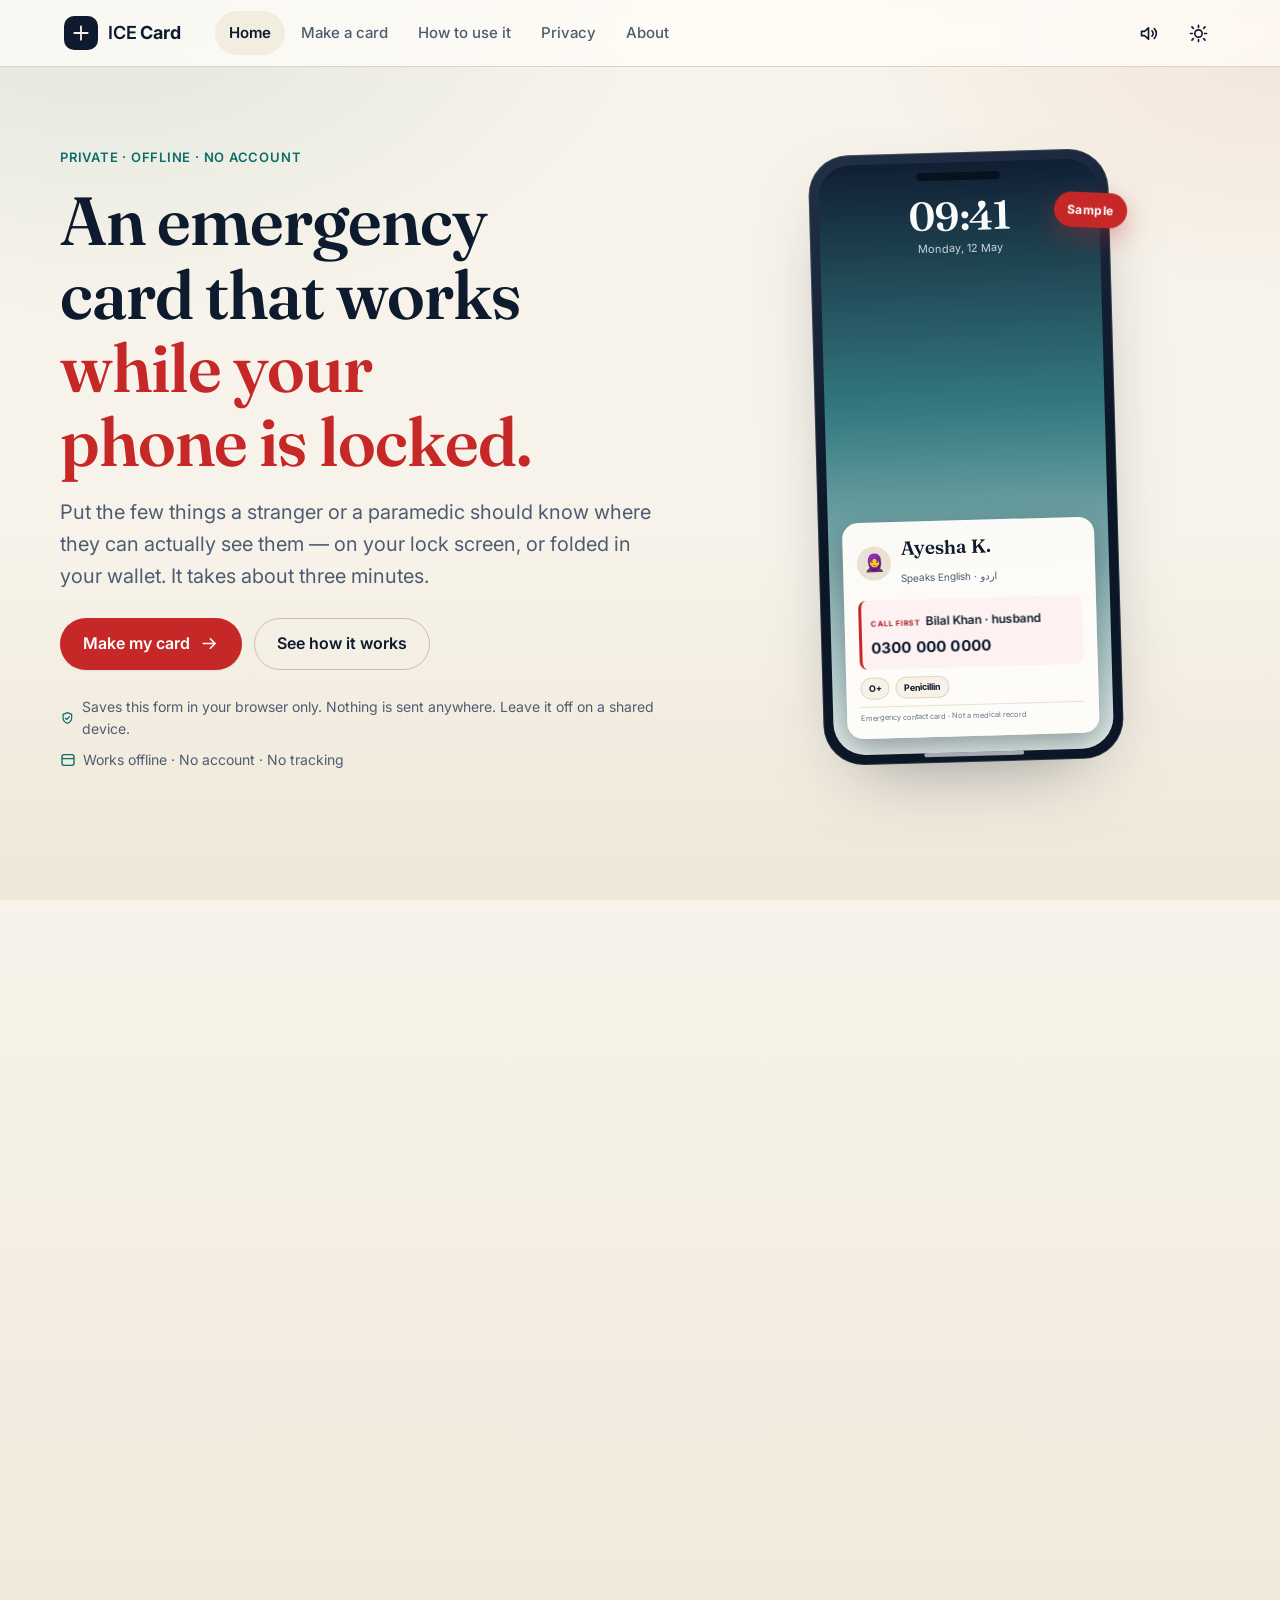
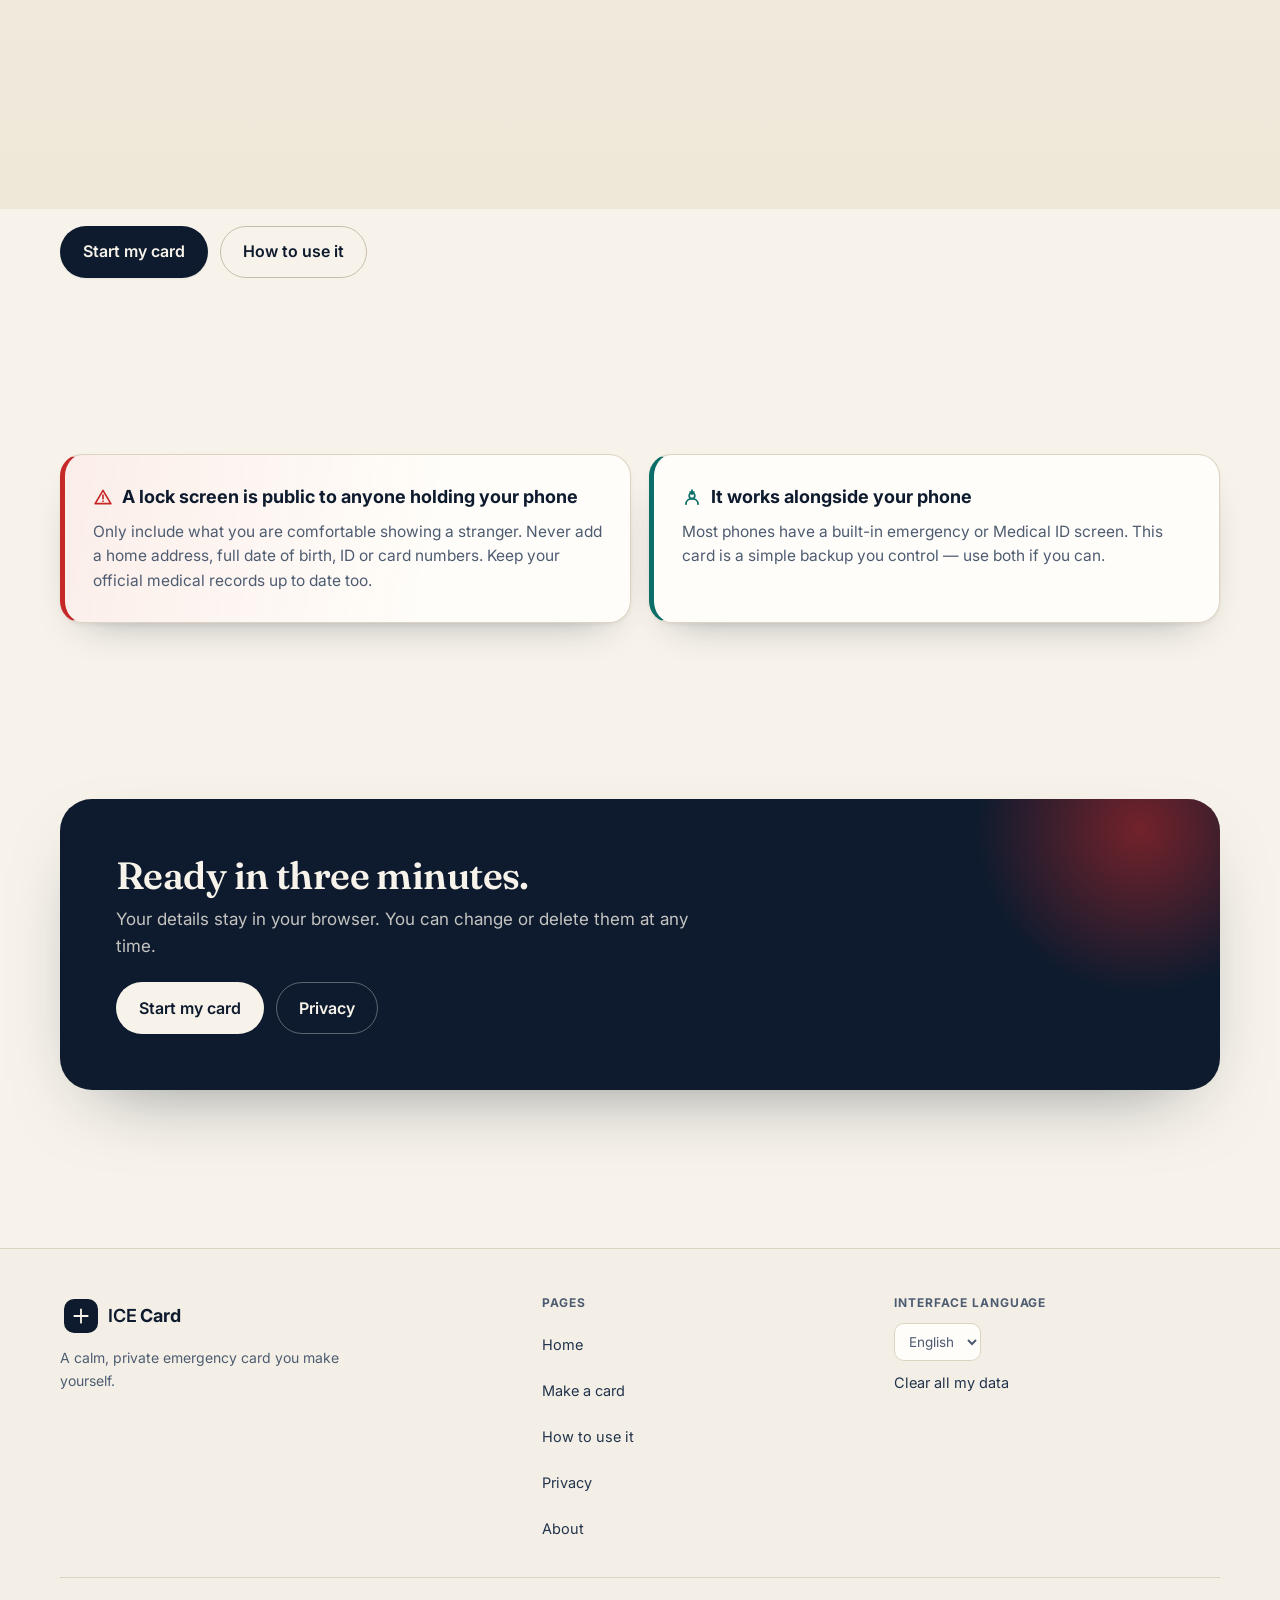
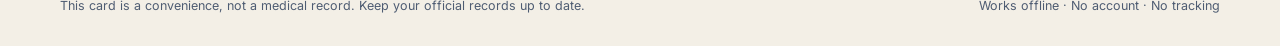
<file: index.html>
<!DOCTYPE html>
<html lang="en" dir="ltr" data-ui-theme="light">
<head>
<meta charset="utf-8">
<meta name="viewport" content="width=device-width, initial-scale=1">
<title>ICE Card · A private emergency card for your lock screen</title>
<meta name="description" content="Make a free emergency contact card in three minutes. Save it as your lock screen or print it for your wallet. Works offline, nothing is uploaded.">
<meta name="theme-color" content="#f7f3ea">
<link rel="icon" href="data:image/svg+xml,%3Csvg xmlns='http://www.w3.org/2000/svg' viewBox='0 0 32 32'%3E%3Crect width='32' height='32' rx='8' fill='%230e1b2e'/%3E%3Cpath d='M13 7h6v6h6v6h-6v6h-6v-6H7v-6h6z' fill='%23c62828'/%3E%3C/svg%3E">
<link rel="preconnect" href="https://fonts.googleapis.com">
<link rel="preconnect" href="https://fonts.gstatic.com" crossorigin>
<link rel="stylesheet" href="https://fonts.googleapis.com/css2?family=Fraunces:opsz,wght@9..144,500;9..144,600;9..144,700&family=Inter:wght@400;500;600;700&display=swap">
<link rel="stylesheet" href="css/styles.css">
<script>
(function () {
  document.documentElement.classList.add('js');
  try {
    var th = localStorage.getItem('ice.theme');
    if (th) { th = JSON.parse(th); }
    if (th !== 'dark' && th !== 'light') {
      th = (window.matchMedia && window.matchMedia('(prefers-color-scheme: dark)').matches) ? 'dark' : 'light';
    }
    document.documentElement.setAttribute('data-ui-theme', th);
    var lg = localStorage.getItem('ice.lang');
    if (lg) {
      var code = JSON.parse(lg);
      document.documentElement.lang = code;
      document.documentElement.dir = code === 'ur' ? 'rtl' : 'ltr';
    }
  } catch (e) {}
})();
</script>
</head>
<body>

<a class="skip-link" href="#main" data-i18n="a11y.skip">Skip to content</a>

<header class="site-header">
  <div class="header-inner">
    <a class="brand" href="index.html">
      <span class="brand-mark" aria-hidden="true">
        <svg viewBox="0 0 24 24" fill="none" stroke="currentColor" stroke-width="2.2" stroke-linecap="round"><path d="M12 4v16M4 12h16"/></svg>
      </span>
      <span class="brand-name">ICE <b>Card</b></span>
    </a>

    <nav class="site-nav" id="siteNav" aria-label="Main">
      <a href="index.html" data-i18n="nav.home">Home</a>
      <a href="create.html" data-i18n="nav.create">Make a card</a>
      <a href="guide.html" data-i18n="nav.guide">How to use it</a>
      <a href="privacy.html" data-i18n="nav.privacy">Privacy</a>
      <a href="about.html" data-i18n="nav.about">About</a>
    </nav>

    <div class="header-actions">
      <button class="icon-btn" type="button" data-sound-toggle aria-label="Turn interface sounds on or off" aria-pressed="false" data-muted="false">
        <svg class="icon-on" viewBox="0 0 24 24" fill="none" stroke="currentColor" stroke-width="1.9" stroke-linecap="round" stroke-linejoin="round" aria-hidden="true"><path d="M4 9.5h3.5L12 5.5v13L7.5 14.5H4z"/><path d="M16 9a4.2 4.2 0 0 1 0 6"/><path d="M18.6 6.4a7.8 7.8 0 0 1 0 11.2"/></svg>
        <svg class="icon-off" viewBox="0 0 24 24" fill="none" stroke="currentColor" stroke-width="1.9" stroke-linecap="round" stroke-linejoin="round" aria-hidden="true"><path d="M4 9.5h3.5L12 5.5v13L7.5 14.5H4z"/><path d="M16.5 9.5l5 5M21.5 9.5l-5 5"/></svg>
      </button>
      <button class="icon-btn" type="button" data-theme-toggle aria-label="Switch light and dark theme" aria-pressed="false">
        <svg class="icon-sun" viewBox="0 0 24 24" fill="none" stroke="currentColor" stroke-width="1.9" stroke-linecap="round" aria-hidden="true"><circle cx="12" cy="12" r="4.2"/><path d="M12 2.8v2.2M12 19v2.2M4.5 4.5l1.6 1.6M17.9 17.9l1.6 1.6M2.8 12H5M19 12h2.2M4.5 19.5l1.6-1.6M17.9 6.1l1.6-1.6"/></svg>
        <svg class="icon-moon" viewBox="0 0 24 24" fill="none" stroke="currentColor" stroke-width="1.9" stroke-linecap="round" stroke-linejoin="round" aria-hidden="true"><path d="M20 14.5A8.5 8.5 0 0 1 9.5 4 8.5 8.5 0 1 0 20 14.5z"/></svg>
      </button>
      <button class="menu-btn" id="menuBtn" type="button" aria-expanded="false" aria-controls="siteNav" aria-label="Menu">
        <span></span><span></span><span></span>
      </button>
    </div>
  </div>
</header>

<main id="main">

  <section class="hero">
    <div class="wrap hero-grid">
      <div>
        <span class="eyebrow" data-i18n="home.eyebrow">Private · Offline · No account</span>
        <h1 class="display">
          <span data-i18n="home.h1a">An emergency card that works</span>
          <em data-i18n="home.h1b">while your phone is locked.</em>
        </h1>
        <p class="lead" data-i18n="home.lead">Put the few things a stranger or a paramedic should know where they can actually see them — on your lock screen, or folded in your wallet. It takes about three minutes.</p>
        <div class="hero-actions">
          <a class="btn btn--accent" href="create.html" data-arrow>
            <span data-i18n="home.cta">Make my card</span>
            <svg viewBox="0 0 24 24" fill="none" stroke="currentColor" stroke-width="2" stroke-linecap="round" stroke-linejoin="round" aria-hidden="true"><path d="M4 12h15"/><path d="M13 6l6 6-6 6"/></svg>
          </a>
          <a class="btn btn--ghost" href="guide.html" data-i18n="home.ctaSecondary">See how it works</a>
        </div>
        <ul class="hero-meta">
          <li>
            <svg viewBox="0 0 24 24" fill="none" stroke="currentColor" stroke-width="2" stroke-linecap="round" stroke-linejoin="round" aria-hidden="true"><path d="M12 3.2 19 6v5.6c0 4.4-3 7.6-7 9.2-4-1.6-7-4.8-7-9.2V6l7-2.8z"/><path d="M8.7 12.1l2.3 2.3 4.4-4.6"/></svg>
            <span data-i18n="form.rememberHint">Saves this form in your browser only. Nothing is sent anywhere. Leave it off on a shared device.</span>
          </li>
          <li>
            <svg viewBox="0 0 24 24" fill="none" stroke="currentColor" stroke-width="2" stroke-linecap="round" stroke-linejoin="round" aria-hidden="true"><rect x="3" y="4" width="18" height="16" rx="3"/><path d="M3 10h18"/></svg>
            <span data-i18n="footer.offline">Works offline · No account · No tracking</span>
          </li>
        </ul>
      </div>

      <div class="hero-visual" data-reveal>
        <div class="phone" aria-hidden="true">
          <div class="phone-screen">
            <div class="phone-clock">09:41</div>
            <div class="phone-date">Monday, 12 May</div>
            <div class="mini-card">
              <div class="mini-top">
                <span class="mini-avatar">🧕</span>
                <span>
                  <span class="mini-name">Ayesha K.</span><br>
                  <span class="mini-sub">Speaks English · اردو</span>
                </span>
              </div>
              <div class="mini-call">
                <span class="mini-label">CALL FIRST</span>
                <span class="mini-person">Bilal Khan · husband</span><br>
                <span class="mini-phone">0300 000 0000</span>
              </div>
              <div class="mini-vitals">
                <span class="mini-pill">O+</span>
                <span class="mini-pill">Penicillin</span>
              </div>
              <div class="mini-foot">Emergency contact card · Not a medical record</div>
            </div>
            <span class="phone-dots"></span>
          </div>
          <span class="phone-sticker">Sample</span>
        </div>
      </div>
    </div>
  </section>

  <section class="section" id="why">
    <div class="wrap">
      <div class="section-head" data-reveal>
        <span class="eyebrow" data-i18n="nav.guide">How to use it</span>
        <h2 class="display" data-i18n="home.trustTitle">Why a card helps</h2>
      </div>
      <div class="grid-3">
        <div class="panel pad feature" data-reveal>
          <span class="feature-icon" aria-hidden="true">
            <svg viewBox="0 0 24 24" fill="none" stroke="currentColor" stroke-width="1.9" stroke-linecap="round" stroke-linejoin="round"><rect x="6.5" y="2.5" width="11" height="19" rx="2.5"/><path d="M10 18.5h4"/></svg>
          </span>
          <h3 data-i18n="home.trust1t">It works without unlocking</h3>
          <p data-i18n="home.trust1b">Anyone helping you can see who to call and what to know, without guessing your passcode.</p>
        </div>
        <div class="panel pad feature" data-reveal>
          <span class="feature-icon" aria-hidden="true">
            <svg viewBox="0 0 24 24" fill="none" stroke="currentColor" stroke-width="1.9" stroke-linecap="round" stroke-linejoin="round"><path d="M12 3.2 19 6v5.6c0 4.4-3 7.6-7 9.2-4-1.6-7-4.8-7-9.2V6l7-2.8z"/></svg>
          </span>
          <h3 data-i18n="home.trust2t">Nothing leaves your device</h3>
          <p data-i18n="home.trust2b">The card is drawn in your browser. No accounts, no uploads, no tracking — and it works offline.</p>
        </div>
        <div class="panel pad feature" data-reveal>
          <span class="feature-icon" aria-hidden="true">
            <svg viewBox="0 0 24 24" fill="none" stroke="currentColor" stroke-width="1.9" stroke-linecap="round" stroke-linejoin="round"><path d="M2 12s3.6-7 10-7 10 7 10 7-3.6 7-10 7S2 12 2 12z"/><circle cx="12" cy="12" r="3"/></svg>
          </span>
          <h3 data-i18n="home.trust3t">You choose what is shown</h3>
          <p data-i18n="home.trust3b">Every field is optional. A privacy check flags details that are risky to display in public.</p>
        </div>
      </div>
    </div>
  </section>

  <section class="section" id="how">
    <div class="wrap">
      <div class="section-head" data-reveal>
        <span class="eyebrow" data-i18n="form.step1">About me</span>
        <h2 class="display" data-i18n="home.howTitle">How it works</h2>
        <p class="lead" data-i18n="home.howLead">Three steps, then you can put your phone down.</p>
      </div>
      <ol class="steps-list" data-reveal>
        <li class="step-item">
          <div>
            <h3 data-i18n="home.how1t">Write what matters</h3>
            <p data-i18n="home.how1b">A name, one or two people to call, blood type and allergies. Skip anything you would not want a stranger to read.</p>
          </div>
        </li>
        <li class="step-item">
          <div>
            <h3 data-i18n="home.how2t">Pick a look</h3>
            <p data-i18n="home.how2b">Four high-contrast themes, sized for a lock screen or a wallet. Everything is drawn at print quality.</p>
          </div>
        </li>
        <li class="step-item">
          <div>
            <h3 data-i18n="home.how3t">Save and set it</h3>
            <p data-i18n="home.how3b">Save the image, then set it as your lock screen. Or print the sheet, cut it out and keep it in your wallet.</p>
          </div>
        </li>
      </ol>
      <div class="btn-row mt-4">
        <a class="btn" href="create.html" data-i18n="home.finalCta">Start my card</a>
        <a class="btn btn--ghost" href="guide.html" data-i18n="nav.guide">How to use it</a>
      </div>
    </div>
  </section>

  <section class="section">
    <div class="wrap">
      <div class="two-col">
        <div class="panel pad warn-card" data-reveal>
          <h3>
            <svg viewBox="0 0 24 24" width="20" height="20" fill="none" stroke="currentColor" stroke-width="2" stroke-linecap="round" stroke-linejoin="round" aria-hidden="true"><path d="M12 4 2.6 20h18.8L12 4z"/><path d="M12 9.6v4.4M12 17h.01"/></svg>
            <span data-i18n="home.warnTitle">A lock screen is public to anyone holding your phone</span>
          </h3>
          <p data-i18n="home.warnBody">Only include what you are comfortable showing a stranger. Never add a home address, full date of birth, ID or card numbers. Keep your official medical records up to date too.</p>
        </div>
        <div class="panel pad teal-card" data-reveal>
          <h3>
            <svg viewBox="0 0 24 24" width="20" height="20" fill="none" stroke="currentColor" stroke-width="2" stroke-linecap="round" stroke-linejoin="round" aria-hidden="true"><path d="M12 3.6v5M9.6 6.1h4.8"/><path d="M4.8 20.6c0-4 3.2-6.6 7.2-6.6s7.2 2.6 7.2 6.6"/><circle cx="12" cy="10.6" r="3.4"/></svg>
            <span data-i18n="home.builtinTitle">It works alongside your phone</span>
          </h3>
          <p data-i18n="home.builtinBody">Most phones have a built-in emergency or Medical ID screen. This card is a simple backup you control — use both if you can.</p>
        </div>
      </div>
    </div>
  </section>

  <section class="section">
    <div class="wrap">
      <div class="cta-band" data-reveal>
        <h2 class="display" data-i18n="home.finalTitle">Ready in three minutes.</h2>
        <p data-i18n="home.finalBody">Your details stay in your browser. You can change or delete them at any time.</p>
        <div class="btn-row">
          <a class="btn btn--accent" href="create.html" data-i18n="home.finalCta">Start my card</a>
          <a class="btn btn--ghost" href="privacy.html" data-i18n="nav.privacy">Privacy</a>
        </div>
      </div>
    </div>
  </section>

</main>

<footer class="site-footer">
  <div class="wrap">
    <div class="footer-grid">
      <div class="footer-brand">
        <a class="brand" href="index.html">
          <span class="brand-mark" aria-hidden="true">
            <svg viewBox="0 0 24 24" fill="none" stroke="currentColor" stroke-width="2.2" stroke-linecap="round"><path d="M12 4v16M4 12h16"/></svg>
          </span>
          <span class="brand-name">ICE <b>Card</b></span>
        </a>
        <p data-i18n="footer.tagline">A calm, private emergency card you make yourself.</p>
      </div>
      <div class="footer-col">
        <h4 data-i18n="footer.links">Pages</h4>
        <ul class="footer-links">
          <li><a href="index.html" data-i18n="nav.home">Home</a></li>
          <li><a href="create.html" data-i18n="nav.create">Make a card</a></li>
          <li><a href="guide.html" data-i18n="nav.guide">How to use it</a></li>
          <li><a href="privacy.html" data-i18n="nav.privacy">Privacy</a></li>
          <li><a href="about.html" data-i18n="nav.about">About</a></li>
        </ul>
      </div>
      <div class="footer-col">
        <h4 data-i18n="footer.langLabel">Interface language</h4>
        <label class="lang-select">
          <span class="visually-hidden" data-i18n="footer.langLabel">Interface language</span>
          <select data-lang-select aria-label="Interface language">
            <option value="en">English</option>
            <option value="ur">اردو</option>
          </select>
        </label>
        <ul class="footer-links">
          <li><button type="button" data-clear-all data-i18n="footer.clear">Clear all my data</button></li>
        </ul>
      </div>
    </div>
    <div class="footer-legal">
      <span data-i18n="footer.legal">This card is a convenience, not a medical record. Keep your official records up to date.</span>
      <span data-i18n="footer.offline">Works offline · No account · No tracking</span>
    </div>
  </div>
</footer>

<div class="page-wipe" aria-hidden="true"></div>

<script src="js/strings.js"></script>
<script src="js/app.js"></script>
</body>
</html>
</file>
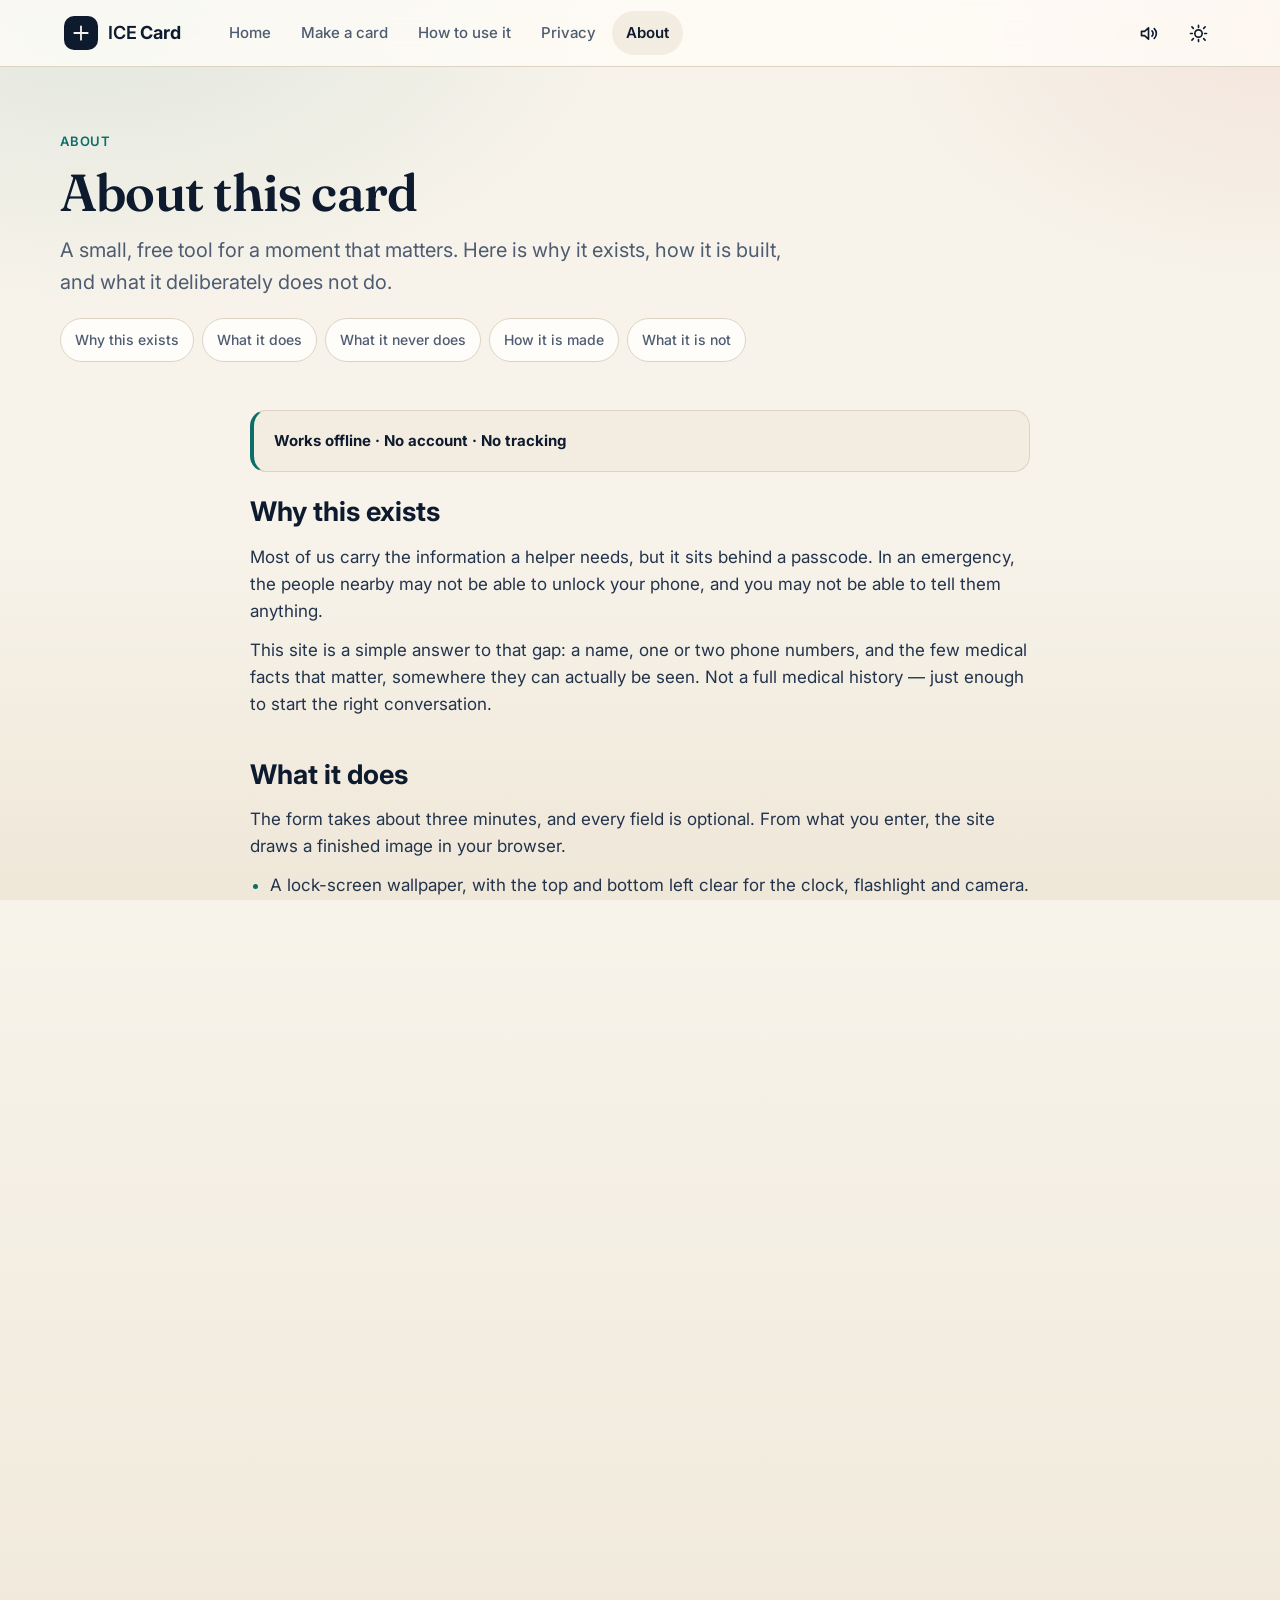
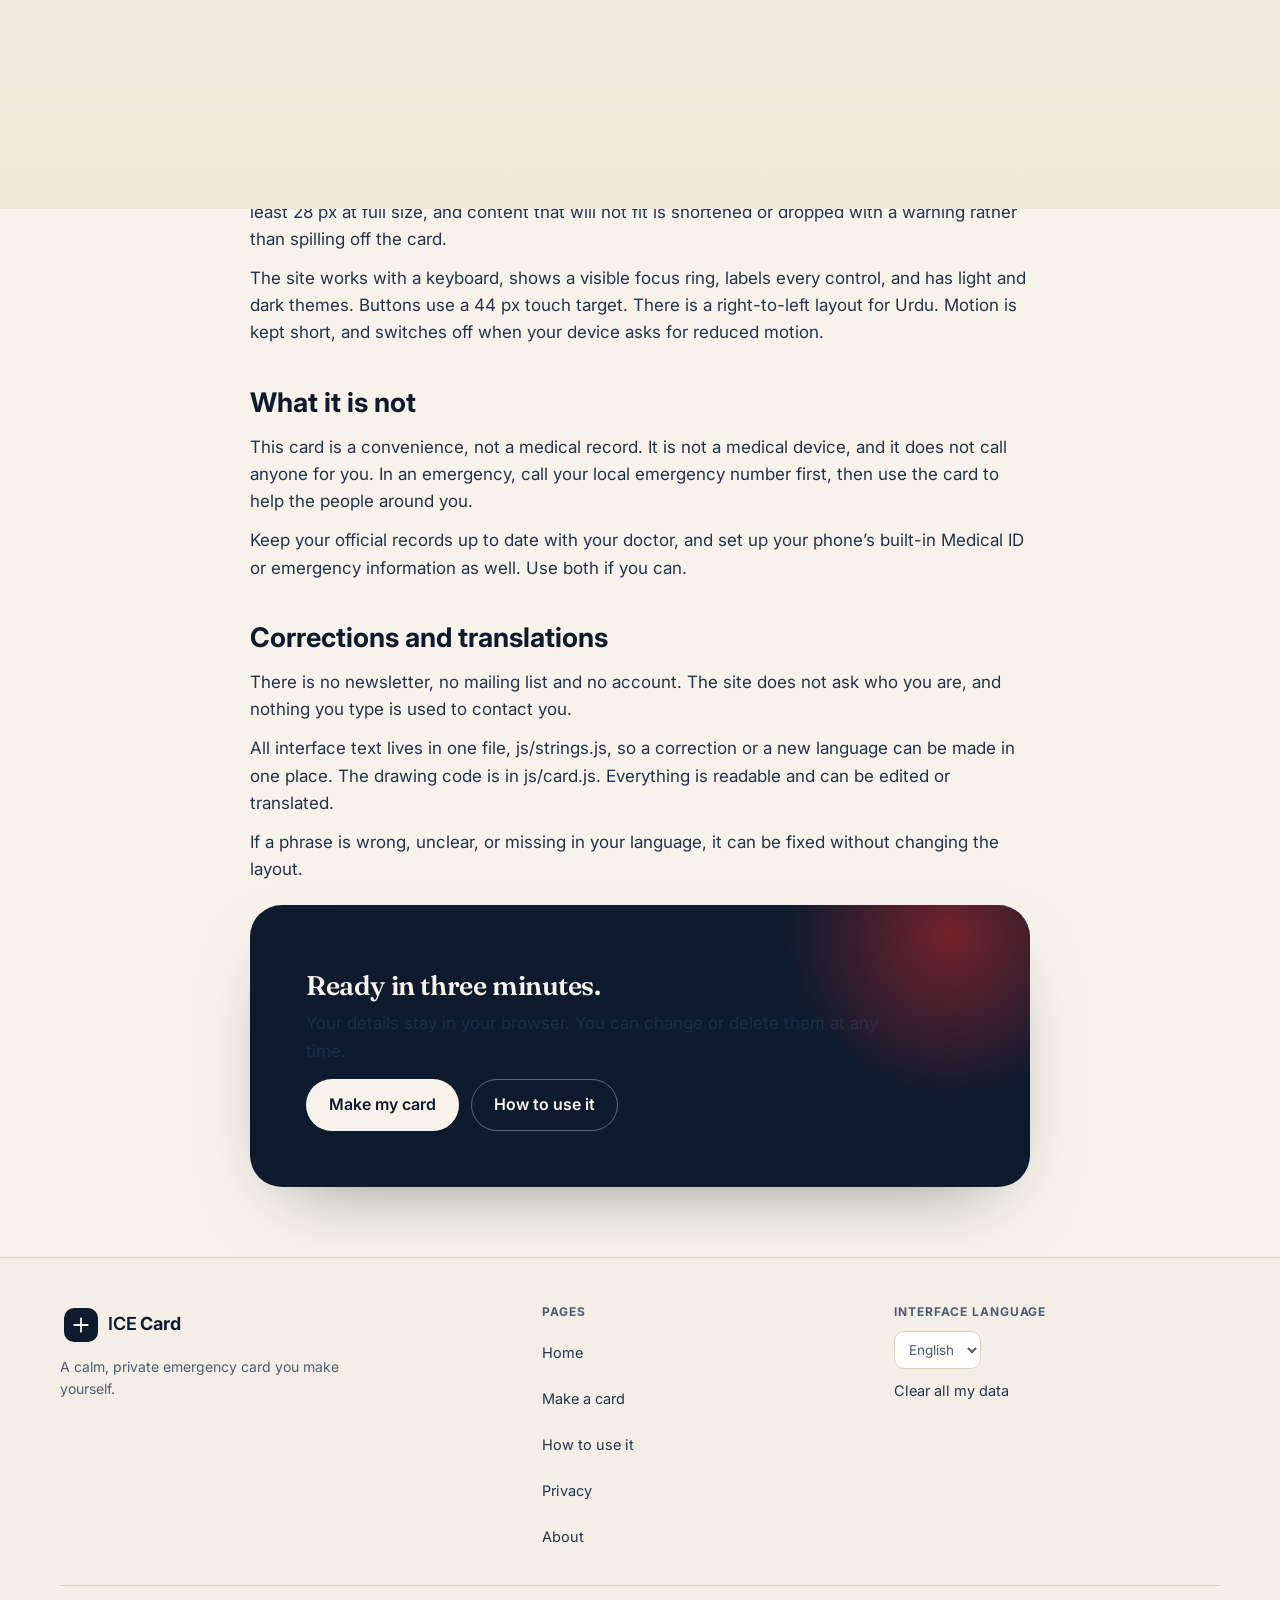
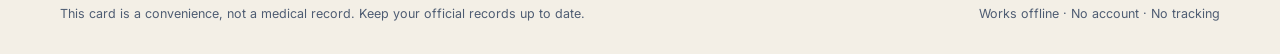
<file: about.html>
<!DOCTYPE html>
<html lang="en" dir="ltr" data-ui-theme="light">
<head>
<meta charset="utf-8">
<meta name="viewport" content="width=device-width, initial-scale=1">
<title>About this card · ICE Card</title>
<meta name="description" content="Why this emergency card exists, how it is built, and what it deliberately never does. Free, offline, no account and no tracking.">
<meta name="theme-color" content="#f7f3ea">
<link rel="icon" href="data:image/svg+xml,%3Csvg xmlns='http://www.w3.org/2000/svg' viewBox='0 0 32 32'%3E%3Crect width='32' height='32' rx='8' fill='%230e1b2e'/%3E%3Cpath d='M13 7h6v6h6v6h-6v6h-6v-6H7v-6h6z' fill='%23c62828'/%3E%3C/svg%3E">
<link rel="preconnect" href="https://fonts.googleapis.com">
<link rel="preconnect" href="https://fonts.gstatic.com" crossorigin>
<link rel="stylesheet" href="https://fonts.googleapis.com/css2?family=Fraunces:opsz,wght@9..144,500;9..144,600;9..144,700&family=Inter:wght@400;500;600;700&display=swap">
<link rel="stylesheet" href="css/styles.css">
<script>
(function () {
  document.documentElement.classList.add('js');
  try {
    var th = localStorage.getItem('ice.theme');
    if (th) { th = JSON.parse(th); }
    if (th !== 'dark' && th !== 'light') {
      th = (window.matchMedia && window.matchMedia('(prefers-color-scheme: dark)').matches) ? 'dark' : 'light';
    }
    document.documentElement.setAttribute('data-ui-theme', th);
    var lg = localStorage.getItem('ice.lang');
    if (lg) {
      var code = JSON.parse(lg);
      document.documentElement.lang = code;
      document.documentElement.dir = code === 'ur' ? 'rtl' : 'ltr';
    }
  } catch (e) {}
})();
</script>
</head>
<body>

<a class="skip-link" href="#main" data-i18n="a11y.skip">Skip to content</a>

<header class="site-header">
  <div class="header-inner">
    <a class="brand" href="index.html">
      <span class="brand-mark" aria-hidden="true">
        <svg viewBox="0 0 24 24" fill="none" stroke="currentColor" stroke-width="2.2" stroke-linecap="round"><path d="M12 4v16M4 12h16"/></svg>
      </span>
      <span class="brand-name">ICE <b>Card</b></span>
    </a>

    <nav class="site-nav" id="siteNav" aria-label="Main">
      <a href="index.html" data-i18n="nav.home">Home</a>
      <a href="create.html" data-i18n="nav.create">Make a card</a>
      <a href="guide.html" data-i18n="nav.guide">How to use it</a>
      <a href="privacy.html" data-i18n="nav.privacy">Privacy</a>
      <a href="about.html" data-i18n="nav.about">About</a>
    </nav>

    <div class="header-actions">
      <button class="icon-btn" type="button" data-sound-toggle aria-label="Turn interface sounds on or off" aria-pressed="false" data-muted="false">
        <svg class="icon-on" viewBox="0 0 24 24" fill="none" stroke="currentColor" stroke-width="1.9" stroke-linecap="round" stroke-linejoin="round" aria-hidden="true"><path d="M4 9.5h3.5L12 5.5v13L7.5 14.5H4z"/><path d="M16 9a4.2 4.2 0 0 1 0 6"/><path d="M18.6 6.4a7.8 7.8 0 0 1 0 11.2"/></svg>
        <svg class="icon-off" viewBox="0 0 24 24" fill="none" stroke="currentColor" stroke-width="1.9" stroke-linecap="round" stroke-linejoin="round" aria-hidden="true"><path d="M4 9.5h3.5L12 5.5v13L7.5 14.5H4z"/><path d="M16.5 9.5l5 5M21.5 9.5l-5 5"/></svg>
      </button>
      <button class="icon-btn" type="button" data-theme-toggle aria-label="Switch light and dark theme" aria-pressed="false">
        <svg class="icon-sun" viewBox="0 0 24 24" fill="none" stroke="currentColor" stroke-width="1.9" stroke-linecap="round" aria-hidden="true"><circle cx="12" cy="12" r="4.2"/><path d="M12 2.8v2.2M12 19v2.2M4.5 4.5l1.6 1.6M17.9 17.9l1.6 1.6M2.8 12H5M19 12h2.2M4.5 19.5l1.6-1.6M17.9 6.1l1.6-1.6"/></svg>
        <svg class="icon-moon" viewBox="0 0 24 24" fill="none" stroke="currentColor" stroke-width="1.9" stroke-linecap="round" stroke-linejoin="round" aria-hidden="true"><path d="M20 14.5A8.5 8.5 0 0 1 9.5 4 8.5 8.5 0 1 0 20 14.5z"/></svg>
      </button>
      <button class="menu-btn" id="menuBtn" type="button" aria-expanded="false" aria-controls="siteNav" aria-label="Menu">
        <span></span><span></span><span></span>
      </button>
    </div>
  </div>
</header>

<main id="main">

  <div class="wrap page-head">
    <span class="eyebrow" data-i18n="nav.about">About</span>
    <h1 class="display" data-i18n="about.title">About this card</h1>
    <p class="lead" data-i18n="about.lead">A small, free tool for a moment that matters. Here is why it exists, how it is built, and what it deliberately does not do.</p>

    <nav class="toc" aria-label="On this page">
      <a href="#why" data-i18n="about.whyT">Why this exists</a>
      <a href="#does" data-i18n="about.doesT">What it does</a>
      <a href="#never" data-i18n="about.neverT">What it never does</a>
      <a href="#made" data-i18n="about.madeT">How it is made</a>
      <a href="#not" data-i18n="about.notT">What it is not</a>
    </nav>
  </div>

  <div class="wrap doc">

    <div class="callout callout--teal">
      <strong data-i18n="footer.offline">Works offline · No account · No tracking</strong>
    </div>

    <h2 id="why" data-i18n="about.whyT">Why this exists</h2>
    <p data-i18n="about.whyB1">Most of us carry the information a helper needs, but it sits behind a passcode. In an emergency, the people nearby may not be able to unlock your phone, and you may not be able to tell them anything.</p>
    <p data-i18n="about.whyB2">This site is a simple answer to that gap: a name, one or two phone numbers, and the few medical facts that matter, somewhere they can actually be seen. Not a full medical history — just enough to start the right conversation.</p>

    <h2 id="does" data-i18n="about.doesT">What it does</h2>
    <p data-i18n="about.doesB">The form takes about three minutes, and every field is optional. From what you enter, the site draws a finished image in your browser.</p>
    <ul>
      <li data-i18n="about.doesLi1">A lock-screen wallpaper, with the top and bottom left clear for the clock, flashlight and camera.</li>
      <li data-i18n="about.doesLi2">A wallet card the size of a credit card, with a front and a back.</li>
      <li data-i18n="about.doesLi3">An A4 sheet with four front-and-back pairs, for family members or a bag.</li>
    </ul>
    <p data-i18n="about.doesB2">You can save a PNG, copy the image, or print the sheet. A card can also include a QR code that carries your contact details as plain text — not a link to a website.</p>

    <h2 id="never" data-i18n="about.neverT">What it never does</h2>
    <p data-i18n="about.neverB">Nothing you type is sent anywhere. There is no backend, no account system and no analytics.</p>
    <ul>
      <li data-i18n="about.neverLi1">No sign-up, no email, no password.</li>
      <li data-i18n="about.neverLi2">No uploads, no cloud copy, no syncing between devices.</li>
      <li data-i18n="about.neverLi3">No advertising, no tracking pixels, no profiling.</li>
      <li data-i18n="about.neverLi4">No request for a bank PIN, card number or password — and the card reminds helpers that a bank will never ask for a PIN.</li>
      <li data-i18n="about.neverLi5">No pretence that this replaces official records or emergency services.</li>
    </ul>
    <p data-i18n="about.neverB2">The only outside request is for the optional fonts. If they do not load, the site falls back to fonts already on your device and everything still works.</p>

    <h2 id="made" data-i18n="about.madeT">How it is made</h2>
    <p data-i18n="about.madeB">The site is plain HTML, CSS and JavaScript: no framework, no build step, no package manager and no server. The card is drawn with the Canvas API, including the QR code, so it can run from a folder on a computer with no connection at all.</p>
    <p data-i18n="about.madeB2">Layouts are drawn at print resolution — 1170 × 2532 for a typical lock screen and 2480 × 3508 for A4 — so the text stays sharp on a phone and on paper. The typefaces are Fraunces and Inter; the icons and card artwork are drawn in the page itself.</p>

    <h2 id="access" data-i18n="about.accessT">Made to be read under stress</h2>
    <p data-i18n="about.accessB">The card favours large type, strong contrast and short lines. Text on the lock-screen layout is at least 28 px at full size, and content that will not fit is shortened or dropped with a warning rather than spilling off the card.</p>
    <p data-i18n="about.accessB2">The site works with a keyboard, shows a visible focus ring, labels every control, and has light and dark themes. Tap targets are at least 44 px. There is a right-to-left layout for Urdu. Animation uses transform and opacity only, and switches off when your device asks for reduced motion.</p>

    <h2 id="not" data-i18n="about.notT">What it is not</h2>
    <p data-i18n="about.notB">This card is a convenience, not a medical record. It is not a medical device, and it does not call anyone for you. In an emergency, call your local emergency number first, then use the card to help the people around you.</p>
    <p data-i18n="about.notB2">Keep your official records up to date with your doctor, and set up your phone’s built-in Medical ID or emergency information as well. Use both if you can.</p>

    <h2 id="help" data-i18n="about.helpT">Corrections and translations</h2>
    <p data-i18n="about.helpB">This is an independent, non-commercial project. There is nothing to buy, no newsletter and no mailing list. The site does not ask who you are.</p>
    <p data-i18n="about.helpB2">All interface text lives in one file, js/strings.js, so a correction or a new language can be made in one place. The drawing code is in js/card.js. Everything is readable and can be edited or translated.</p>
    <p data-i18n="about.helpB3">If a phrase is wrong, unclear, or missing in your language, it can be fixed without changing the layout.</p>

    <div class="cta-band mt-4">
      <h2 class="display" data-i18n="home.finalTitle">Ready in three minutes.</h2>
      <p data-i18n="home.finalBody">Your details stay in your browser. You can change or delete them at any time.</p>
      <div class="btn-row">
        <a class="btn btn--accent" href="create.html" data-i18n="home.cta">Make my card</a>
        <a class="btn btn--ghost" href="guide.html" data-i18n="nav.guide">How to use it</a>
      </div>
    </div>

  </div>
</main>

<footer class="site-footer">
  <div class="wrap">
    <div class="footer-grid">
      <div class="footer-brand">
        <a class="brand" href="index.html">
          <span class="brand-mark" aria-hidden="true">
            <svg viewBox="0 0 24 24" fill="none" stroke="currentColor" stroke-width="2.2" stroke-linecap="round"><path d="M12 4v16M4 12h16"/></svg>
          </span>
          <span class="brand-name">ICE <b>Card</b></span>
        </a>
        <p data-i18n="footer.tagline">A calm, private emergency card you make yourself.</p>
      </div>
      <div class="footer-col">
        <h4 data-i18n="footer.links">Pages</h4>
        <ul class="footer-links">
          <li><a href="index.html" data-i18n="nav.home">Home</a></li>
          <li><a href="create.html" data-i18n="nav.create">Make a card</a></li>
          <li><a href="guide.html" data-i18n="nav.guide">How to use it</a></li>
          <li><a href="privacy.html" data-i18n="nav.privacy">Privacy</a></li>
          <li><a href="about.html" data-i18n="nav.about">About</a></li>
        </ul>
      </div>
      <div class="footer-col">
        <h4 data-i18n="footer.langLabel">Interface language</h4>
        <label class="lang-select">
          <span class="visually-hidden" data-i18n="footer.langLabel">Interface language</span>
          <select data-lang-select aria-label="Interface language">
            <option value="en">English</option>
            <option value="ur">اردو</option>
          </select>
        </label>
        <ul class="footer-links">
          <li><button type="button" data-clear-all data-i18n="footer.clear">Clear all my data</button></li>
        </ul>
      </div>
    </div>
    <div class="footer-legal">
      <span data-i18n="footer.legal">This card is a convenience, not a medical record. Keep your official records up to date.</span>
      <span data-i18n="footer.offline">Works offline · No account · No tracking</span>
    </div>
  </div>
</footer>

<div class="page-wipe" aria-hidden="true"></div>

<script src="js/strings.js"></script>
<script src="js/app.js"></script>
</body>
</html>
</file>
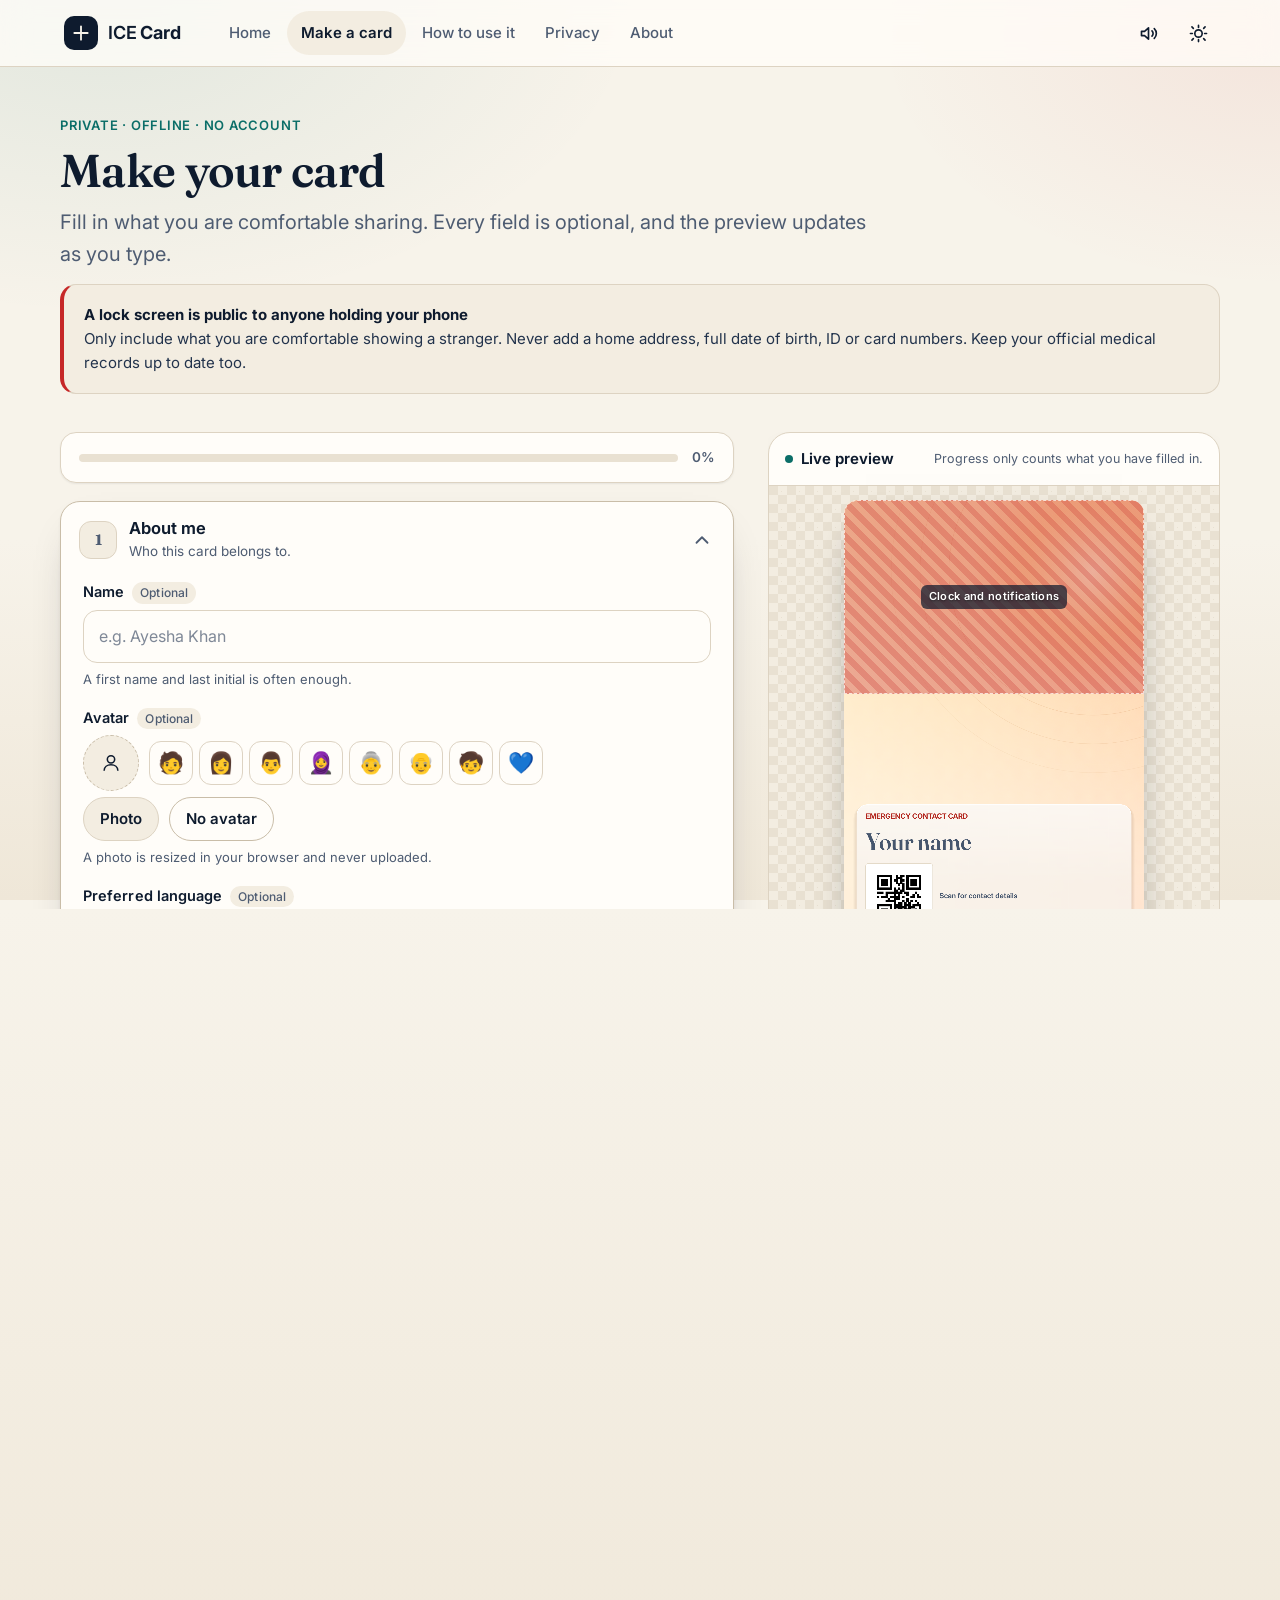
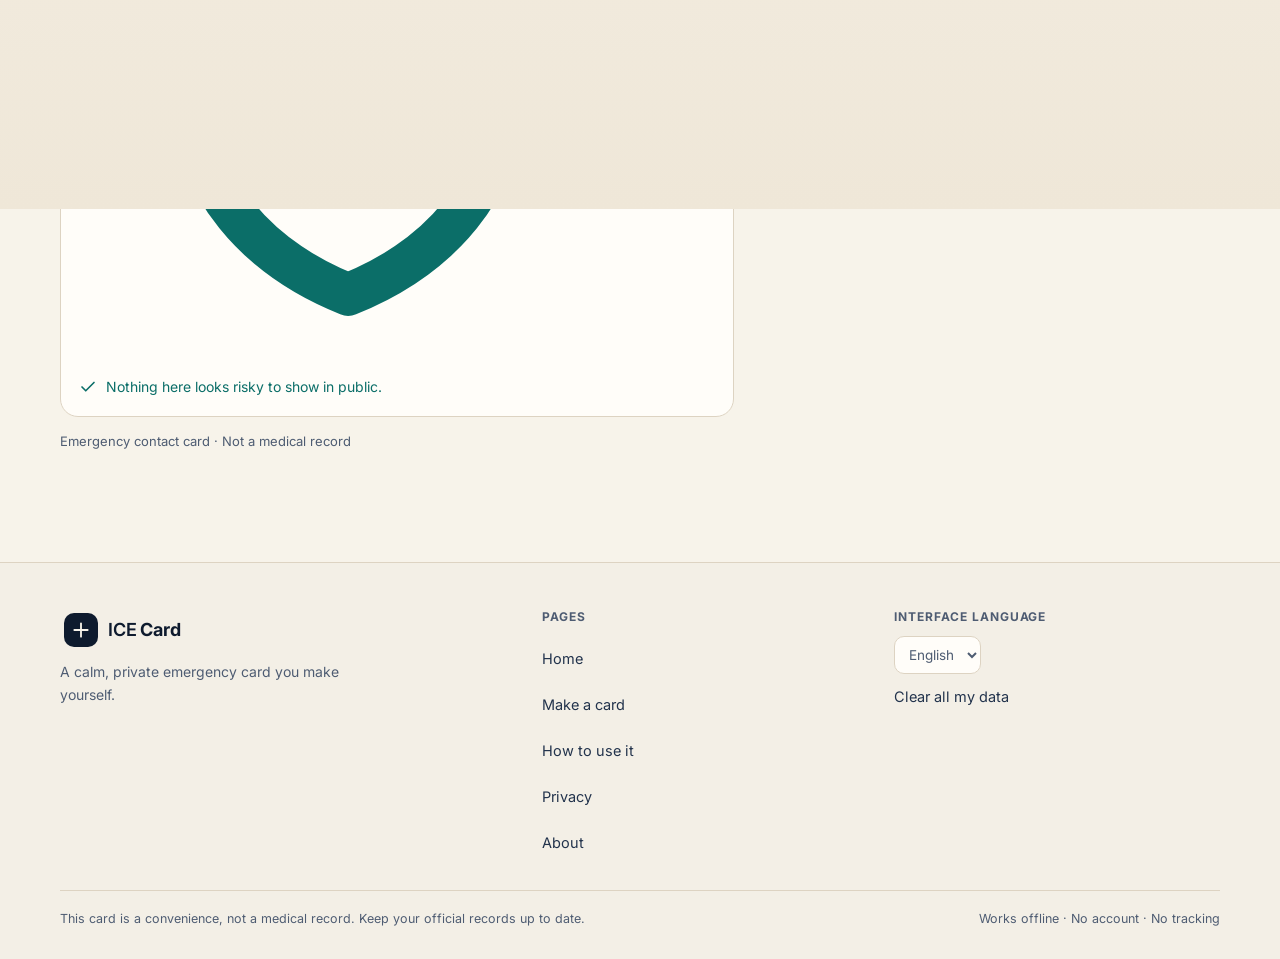
<file: create.html>
<!DOCTYPE html>
<html lang="en" dir="ltr" data-ui-theme="light">
<head>
<meta charset="utf-8">
<meta name="viewport" content="width=device-width, initial-scale=1">
<title>Make your card · ICE Card</title>
<meta name="description" content="Build a private emergency contact card for your lock screen or wallet. Works offline, nothing is uploaded.">
<meta name="theme-color" content="#f7f3ea">
<link rel="icon" href="data:image/svg+xml,%3Csvg xmlns='http://www.w3.org/2000/svg' viewBox='0 0 32 32'%3E%3Crect width='32' height='32' rx='8' fill='%230e1b2e'/%3E%3Cpath d='M13 7h6v6h6v6h-6v6h-6v-6H7v-6h6z' fill='%23c62828'/%3E%3C/svg%3E">
<link rel="preconnect" href="https://fonts.googleapis.com">
<link rel="preconnect" href="https://fonts.gstatic.com" crossorigin>
<link rel="stylesheet" href="https://fonts.googleapis.com/css2?family=Fraunces:opsz,wght@9..144,500;9..144,600;9..144,700&family=Inter:wght@400;500;600;700&display=swap">
<link rel="stylesheet" href="css/styles.css">
<script>
(function () {
  document.documentElement.classList.add('js');
  try {
    var th = localStorage.getItem('ice.theme');
    if (th) { th = JSON.parse(th); }
    if (th !== 'dark' && th !== 'light') {
      th = (window.matchMedia && window.matchMedia('(prefers-color-scheme: dark)').matches) ? 'dark' : 'light';
    }
    document.documentElement.setAttribute('data-ui-theme', th);
    var lg = localStorage.getItem('ice.lang');
    if (lg) {
      var code = JSON.parse(lg);
      document.documentElement.lang = code;
      document.documentElement.dir = code === 'ur' ? 'rtl' : 'ltr';
    }
  } catch (e) {}
})();
</script>
</head>
<body class="page-create">

<a class="skip-link" href="#main" data-i18n="a11y.skip">Skip to content</a>

<header class="site-header">
  <div class="header-inner">
    <a class="brand" href="index.html">
      <span class="brand-mark" aria-hidden="true">
        <svg viewBox="0 0 24 24" fill="none" stroke="currentColor" stroke-width="2.2" stroke-linecap="round"><path d="M12 4v16M4 12h16"/></svg>
      </span>
      <span class="brand-name">ICE <b>Card</b></span>
    </a>

    <nav class="site-nav" id="siteNav" aria-label="Main">
      <a href="index.html" data-i18n="nav.home">Home</a>
      <a href="create.html" data-i18n="nav.create">Make a card</a>
      <a href="guide.html" data-i18n="nav.guide">How to use it</a>
      <a href="privacy.html" data-i18n="nav.privacy">Privacy</a>
      <a href="about.html" data-i18n="nav.about">About</a>
    </nav>

    <div class="header-actions">
      <button class="icon-btn" type="button" data-sound-toggle aria-label="Turn interface sounds on or off" aria-pressed="false" data-muted="false">
        <svg class="icon-on" viewBox="0 0 24 24" fill="none" stroke="currentColor" stroke-width="1.9" stroke-linecap="round" stroke-linejoin="round" aria-hidden="true"><path d="M4 9.5h3.5L12 5.5v13L7.5 14.5H4z"/><path d="M16 9a4.2 4.2 0 0 1 0 6"/><path d="M18.6 6.4a7.8 7.8 0 0 1 0 11.2"/></svg>
        <svg class="icon-off" viewBox="0 0 24 24" fill="none" stroke="currentColor" stroke-width="1.9" stroke-linecap="round" stroke-linejoin="round" aria-hidden="true"><path d="M4 9.5h3.5L12 5.5v13L7.5 14.5H4z"/><path d="M16.5 9.5l5 5M21.5 9.5l-5 5"/></svg>
      </button>
      <button class="icon-btn" type="button" data-theme-toggle aria-label="Switch light and dark theme" aria-pressed="false">
        <svg class="icon-sun" viewBox="0 0 24 24" fill="none" stroke="currentColor" stroke-width="1.9" stroke-linecap="round" aria-hidden="true"><circle cx="12" cy="12" r="4.2"/><path d="M12 2.8v2.2M12 19v2.2M4.5 4.5l1.6 1.6M17.9 17.9l1.6 1.6M2.8 12H5M19 12h2.2M4.5 19.5l1.6-1.6M17.9 6.1l1.6-1.6"/></svg>
        <svg class="icon-moon" viewBox="0 0 24 24" fill="none" stroke="currentColor" stroke-width="1.9" stroke-linecap="round" stroke-linejoin="round" aria-hidden="true"><path d="M20 14.5A8.5 8.5 0 0 1 9.5 4 8.5 8.5 0 1 0 20 14.5z"/></svg>
      </button>
      <button class="menu-btn" id="menuBtn" type="button" aria-expanded="false" aria-controls="siteNav" aria-label="Menu">
        <span></span><span></span><span></span>
      </button>
    </div>
  </div>
</header>

<main id="main">
  <div class="wrap create-head">
    <span class="eyebrow" data-i18n="home.eyebrow">Private · Offline · No account</span>
    <h1 class="display" data-i18n="form.title">Make your card</h1>
    <p class="lead" data-i18n="form.lead">Fill in what you are comfortable sharing. Every field is optional, and the preview updates as you type.</p>
    <p class="callout callout--accent small mt-3">
      <strong data-i18n="home.warnTitle">A lock screen is visible to anyone holding your phone</strong><br>
      <span data-i18n="home.warnBody">Only include what you are comfortable showing a stranger. Never add a home address, full date of birth, ID or card numbers. Keep your official medical records up to date too.</span>
    </p>
  </div>

  <div class="wrap create-shell">

    <div class="form-col">

      <div class="progress-wrap">
        <div class="progress-track" role="progressbar" aria-valuemin="0" aria-valuemax="100" aria-valuenow="0" aria-label="Card progress">
          <div class="progress-bar" id="progressBar"></div>
        </div>
        <span class="progress-text" id="progressText" aria-live="polite">0%</span>
      </div>

      <form id="cardForm" novalidate autocomplete="off">

        <!-- Step 1 -->
        <div class="steps">
          <section class="step" data-open="true" data-complete="false">
            <h2 class="step-h">
              <button class="step-toggle" type="button" aria-expanded="true" aria-controls="step1Body">
                <span class="step-num" aria-hidden="true">1</span>
                <span>
                  <span class="step-title" data-i18n="form.step1">About me</span>
                  <span class="step-desc" data-i18n="form.step1d">Who this card belongs to.</span>
                </span>
                <svg class="step-chev" viewBox="0 0 24 24" fill="none" stroke="currentColor" stroke-width="2" stroke-linecap="round" stroke-linejoin="round" aria-hidden="true"><path d="M6 9l6 6 6-6"/></svg>
              </button>
            </h2>
            <div class="step-body" id="step1Body">
              <div>
                <div class="step-inner">
                  <div class="field">
                    <label for="cardName">
                      <span data-i18n="form.nameLabel">Name</span>
                      <span class="optional" data-i18n="common.optional">Optional</span>
                    </label>
                    <input class="input" id="cardName" name="name" type="text" maxlength="60" autocomplete="name" data-i18n-placeholder="form.namePh" placeholder="e.g. Ayesha Khan">
                    <p class="hint" data-i18n="form.nameHint">A first name and last initial is often enough.</p>
                  </div>

                  <div class="field">
                    <span class="field-label">
                      <span data-i18n="form.avatarLabel">Avatar</span>
                      <span class="optional" data-i18n="common.optional">Optional</span>
                    </span>
                    <div class="avatar-row">
                      <span class="avatar-preview" id="avatarPreview" aria-hidden="true"></span>
                      <div class="emoji-set" role="group" aria-label="Avatar emoji">
                        <button class="emoji-btn" type="button" data-emoji="🧑" aria-pressed="false">🧑</button>
                        <button class="emoji-btn" type="button" data-emoji="👩" aria-pressed="false">👩</button>
                        <button class="emoji-btn" type="button" data-emoji="👨" aria-pressed="false">👨</button>
                        <button class="emoji-btn" type="button" data-emoji="🧕" aria-pressed="false">🧕</button>
                        <button class="emoji-btn" type="button" data-emoji="👵" aria-pressed="false">👵</button>
                        <button class="emoji-btn" type="button" data-emoji="👴" aria-pressed="false">👴</button>
                        <button class="emoji-btn" type="button" data-emoji="🧒" aria-pressed="false">🧒</button>
                        <button class="emoji-btn" type="button" data-emoji="💙" aria-pressed="false">💙</button>
                      </div>
                    </div>
                    <div class="row">
                      <label class="btn btn--soft btn--sm file-btn">
                        <span data-i18n="form.avatarPhoto">Photo</span>
                        <input type="file" id="avatarPhoto" accept="image/*" aria-label="Choose a photo">
                      </label>
                      <button class="btn btn--ghost btn--sm" type="button" id="avatarClear" data-i18n="form.avatarRemove">No avatar</button>
                    </div>
                    <p class="hint" data-i18n="form.avatarHint">A photo is resized in your browser and never uploaded.</p>
                  </div>

                  <div class="field">
                    <label for="spokenLanguage">
                      <span data-i18n="form.spokenLabel">Preferred language</span>
                      <span class="optional" data-i18n="common.optional">Optional</span>
                    </label>
                    <input class="input" id="spokenLanguage" name="spokenLanguage" type="text" maxlength="40" data-i18n-placeholder="form.spokenPh" placeholder="e.g. English, اردو, العربية">
                    <p class="hint" data-i18n="form.spokenHint">Helps a helper find someone who speaks it.</p>
                  </div>
                </div>
              </div>
            </div>
          </section>

          <!-- Step 2 -->
          <section class="step" data-open="false" data-complete="false">
            <h2 class="step-h">
              <button class="step-toggle" type="button" aria-expanded="false" aria-controls="step2Body">
                <span class="step-num" aria-hidden="true">2</span>
                <span>
                  <span class="step-title" data-i18n="form.step2">Emergency contacts</span>
                  <span class="step-desc" data-i18n="form.step2d">Who to call, in order.</span>
                </span>
                <svg class="step-chev" viewBox="0 0 24 24" fill="none" stroke="currentColor" stroke-width="2" stroke-linecap="round" stroke-linejoin="round" aria-hidden="true"><path d="M6 9l6 6 6-6"/></svg>
              </button>
            </h2>
            <div class="step-body" id="step2Body">
              <div>
                <div class="step-inner">
                  <div class="contact-box">
                    <div class="contact-head">
                      <span class="contact-title" data-i18n="form.contactN" data-i18n-n="1">Contact 1</span>
                      <label class="radio-pill">
                        <input type="radio" name="callFirst" value="0" checked>
                        <span data-i18n="form.contactFirst">Call first</span>
                      </label>
                    </div>
                    <div class="field-grid field-grid--2">
                      <div class="field">
                        <label for="c1Name" data-i18n="form.nameLabel">Name</label>
                        <input class="input" id="c1Name" type="text" maxlength="50" autocomplete="off" data-i18n-placeholder="form.contactNamePh" placeholder="e.g. Bilal Khan">
                      </div>
                      <div class="field">
                        <label for="c1Rel" data-i18n="form.relLabel">Relationship</label>
                        <input class="input" id="c1Rel" type="text" maxlength="30" autocomplete="off" data-i18n-placeholder="form.contactRelPh" placeholder="Relationship (e.g. husband)">
                      </div>
                      <div class="field col-span">
                        <label for="c1Phone" data-i18n="form.phoneLabel">Phone</label>
                        <input class="input" id="c1Phone" type="tel" inputmode="tel" maxlength="30" autocomplete="off" aria-describedby="c1PhoneErr" data-i18n-placeholder="form.contactPhonePh" placeholder="Phone (e.g. +92 300 1234567)">
                        <p class="error-text" id="c1PhoneErr" aria-live="polite"></p>
                      </div>
                    </div>
                  </div>

                  <div class="contact-box">
                    <div class="contact-head">
                      <span class="contact-title" data-i18n="form.contactN" data-i18n-n="2">Contact 2</span>
                      <label class="radio-pill">
                        <input type="radio" name="callFirst" value="1">
                        <span data-i18n="form.contactFirst">Call first</span>
                      </label>
                    </div>
                    <div class="field-grid field-grid--2">
                      <div class="field">
                        <label for="c2Name" data-i18n="form.nameLabel">Name</label>
                        <input class="input" id="c2Name" type="text" maxlength="50" autocomplete="off" data-i18n-placeholder="form.contactNamePh" placeholder="e.g. Bilal Khan">
                      </div>
                      <div class="field">
                        <label for="c2Rel" data-i18n="form.relLabel">Relationship</label>
                        <input class="input" id="c2Rel" type="text" maxlength="30" autocomplete="off" data-i18n-placeholder="form.contactRelPh" placeholder="Relationship (e.g. sister)">
                      </div>
                      <div class="field col-span">
                        <label for="c2Phone" data-i18n="form.phoneLabel">Phone</label>
                        <input class="input" id="c2Phone" type="tel" inputmode="tel" maxlength="30" autocomplete="off" aria-describedby="c2PhoneErr" data-i18n-placeholder="form.contactPhonePh" placeholder="Phone (e.g. +92 300 1234567)">
                        <p class="error-text" id="c2PhoneErr" aria-live="polite"></p>
                      </div>
                    </div>
                  </div>

                  <div class="contact-box">
                    <div class="contact-head">
                      <span class="contact-title" data-i18n="form.contactN" data-i18n-n="3">Contact 3</span>
                      <label class="radio-pill">
                        <input type="radio" name="callFirst" value="2">
                        <span data-i18n="form.contactFirst">Call first</span>
                      </label>
                    </div>
                    <div class="field-grid field-grid--2">
                      <div class="field">
                        <label for="c3Name" data-i18n="form.nameLabel">Name</label>
                        <input class="input" id="c3Name" type="text" maxlength="50" autocomplete="off" data-i18n-placeholder="form.contactNamePh" placeholder="e.g. Bilal Khan">
                      </div>
                      <div class="field">
                        <label for="c3Rel" data-i18n="form.relLabel">Relationship</label>
                        <input class="input" id="c3Rel" type="text" maxlength="30" autocomplete="off" data-i18n-placeholder="form.contactRelPh" placeholder="Relationship (e.g. friend)">
                      </div>
                      <div class="field col-span">
                        <label for="c3Phone" data-i18n="form.phoneLabel">Phone</label>
                        <input class="input" id="c3Phone" type="tel" inputmode="tel" maxlength="30" autocomplete="off" aria-describedby="c3PhoneErr" data-i18n-placeholder="form.contactPhonePh" placeholder="Phone (e.g. +92 300 1234567)">
                        <p class="error-text" id="c3PhoneErr" aria-live="polite"></p>
                      </div>
                    </div>
                  </div>

                  <p class="hint" data-i18n="form.contactFirstHint">This contact is shown larger, with a phone icon.</p>
                </div>
              </div>
            </div>
          </section>

          <!-- Step 3 -->
          <section class="step" data-open="false" data-complete="false">
            <h2 class="step-h">
              <button class="step-toggle" type="button" aria-expanded="false" aria-controls="step3Body">
                <span class="step-num" aria-hidden="true">3</span>
                <span>
                  <span class="step-title" data-i18n="form.step3">Medical</span>
                  <span class="step-desc" data-i18n="form.step3d">Only what a helper needs to know.</span>
                </span>
                <svg class="step-chev" viewBox="0 0 24 24" fill="none" stroke="currentColor" stroke-width="2" stroke-linecap="round" stroke-linejoin="round" aria-hidden="true"><path d="M6 9l6 6 6-6"/></svg>
              </button>
            </h2>
            <div class="step-body" id="step3Body">
              <div>
                <div class="step-inner">
                  <div class="field-grid field-grid--2">
                    <div class="field">
                      <label for="bloodType" data-i18n="form.bloodLabel">Blood type</label>
                      <select class="input select" id="bloodType" aria-describedby="bloodHelp">
                        <option value="" data-i18n="form.bloodPh">Choose if you know it</option>
                        <option value="A+">A+</option>
                        <option value="A−">A−</option>
                        <option value="B+">B+</option>
                        <option value="B−">B−</option>
                        <option value="AB+">AB+</option>
                        <option value="AB−">AB−</option>
                        <option value="O+">O+</option>
                        <option value="O−">O−</option>
                      </select>
                      <span class="visually-hidden" id="bloodHelp">Optional. Never guess a blood type.</span>
                    </div>
                    <div class="field">
                      <label for="organDonor" data-i18n="form.donorLabel">Organ donor</label>
                      <select class="input select" id="organDonor">
                        <option value="" data-i18n="form.donorPh">Prefer not to say</option>
                        <option value="yes" data-i18n="common.yes">Yes</option>
                        <option value="no" data-i18n="common.no">No</option>
                      </select>
                    </div>
                    <div class="field col-span">
                      <label for="allergies" data-i18n="form.allergiesLabel">Allergies</label>
                      <input class="input" id="allergies" type="text" maxlength="90" data-i18n-placeholder="form.allergiesPh" placeholder="e.g. Penicillin, peanuts">
                    </div>
                    <div class="field col-span">
                      <label for="medications" data-i18n="form.medsLabel">Medications</label>
                      <input class="input" id="medications" type="text" maxlength="90" data-i18n-placeholder="form.medsPh" placeholder="e.g. Insulin, 10 units at night">
                    </div>
                    <div class="field col-span">
                      <label for="conditions" data-i18n="form.conditionsLabel">Conditions</label>
                      <input class="input" id="conditions" type="text" maxlength="90" data-i18n-placeholder="form.conditionsPh" placeholder="e.g. Type 1 diabetes, asthma">
                    </div>
                    <div class="field col-span">
                      <label for="doctor" data-i18n="form.doctorLabel">Doctor or hospital</label>
                      <input class="input" id="doctor" type="text" maxlength="90" data-i18n-placeholder="form.doctorPh" placeholder="e.g. City Hospital, Dr Ali">
                    </div>
                  </div>
                  <p class="hint" data-i18n="card.notRecord">Emergency contact card · Not a medical record</p>
                </div>
              </div>
            </div>
          </section>

          <!-- Step 4 -->
          <section class="step" data-open="false" data-complete="false">
            <h2 class="step-h">
              <button class="step-toggle" type="button" aria-expanded="false" aria-controls="step4Body">
                <span class="step-num" aria-hidden="true">4</span>
                <span>
                  <span class="step-title" data-i18n="form.step4">Money and accounts</span>
                  <span class="step-desc" data-i18n="form.step4d">Card hotlines you want listed.</span>
                </span>
                <svg class="step-chev" viewBox="0 0 24 24" fill="none" stroke="currentColor" stroke-width="2" stroke-linecap="round" stroke-linejoin="round" aria-hidden="true"><path d="M6 9l6 6 6-6"/></svg>
              </button>
            </h2>
            <div class="step-body" id="step4Body">
              <div>
                <div class="step-inner">
                  <div class="contact-box">
                    <span class="contact-title" data-i18n="form.bankEntry" data-i18n-n="1">Hotline 1</span>
                    <div class="field-grid field-grid--2">
                      <div class="field">
                        <label for="bank1Label" data-i18n="form.bankNamePh">Bank or card name</label>
                        <input class="input" id="bank1Label" type="text" maxlength="40" data-i18n-placeholder="form.bankNamePh" placeholder="Bank or card name">
                      </div>
                      <div class="field">
                        <label for="bank1Phone" data-i18n="form.bankPhonePh">Hotline number</label>
                        <input class="input" id="bank1Phone" type="tel" inputmode="tel" maxlength="30" data-i18n-placeholder="form.bankPhonePh" placeholder="Hotline number">
                      </div>
                    </div>
                  </div>
                  <div class="contact-box">
                    <span class="contact-title" data-i18n="form.bankEntry" data-i18n-n="2">Hotline 2</span>
                    <div class="field-grid field-grid--2">
                      <div class="field">
                        <label for="bank2Label" data-i18n="form.bankNamePh">Bank or card name</label>
                        <input class="input" id="bank2Label" type="text" maxlength="40" data-i18n-placeholder="form.bankNamePh" placeholder="Bank or card name">
                      </div>
                      <div class="field">
                        <label for="bank2Phone" data-i18n="form.bankPhonePh">Hotline number</label>
                        <input class="input" id="bank2Phone" type="tel" inputmode="tel" maxlength="30" data-i18n-placeholder="form.bankPhonePh" placeholder="Hotline number">
                      </div>
                    </div>
                  </div>
                  <div class="callout callout--teal small">
                    <strong data-i18n="form.bankPin">My bank will never ask for my PIN or a code by phone.</strong><br>
                    <span data-i18n="form.bankHint">Only add numbers you would be happy for a stranger to read. Never add card numbers or PINs.</span>
                  </div>
                </div>
              </div>
            </div>
          </section>

          <!-- Step 5 -->
          <section class="step" data-open="false" data-complete="false">
            <h2 class="step-h">
              <button class="step-toggle" type="button" aria-expanded="false" aria-controls="step5Body">
                <span class="step-num" aria-hidden="true">5</span>
                <span>
                  <span class="step-title" data-i18n="form.step5">Notes</span>
                  <span class="step-desc" data-i18n="form.step5d">One short line.</span>
                </span>
                <svg class="step-chev" viewBox="0 0 24 24" fill="none" stroke="currentColor" stroke-width="2" stroke-linecap="round" stroke-linejoin="round" aria-hidden="true"><path d="M6 9l6 6 6-6"/></svg>
              </button>
            </h2>
            <div class="step-body" id="step5Body">
              <div>
                <div class="step-inner">
                  <div class="field">
                    <label for="notes">
                      <span data-i18n="form.notesLabel">One line of notes</span>
                      <span class="optional" data-i18n="common.optional">Optional</span>
                    </label>
                    <input class="input" id="notes" type="text" maxlength="110" data-i18n-placeholder="form.notesPh" placeholder="e.g. I wear a hearing aid in my left ear">
                    <p class="hint" data-i18n="form.notesHint">Keep it short — one line fits best.</p>
                  </div>

                  <label class="check-row">
                    <input type="checkbox" id="rememberDevice">
                    <span>
                      <strong data-i18n="form.rememberLabel">Remember on this device</strong>
                      <span class="small" data-i18n="form.rememberHint">Saves this form in your browser only. Nothing is sent anywhere. Leave it off on a shared device.</span>
                    </span>
                  </label>

                  <div class="row">
                    <button class="btn btn--ghost btn--sm" type="button" data-clear-all data-i18n="form.clearLabel">Clear all my data</button>
                  </div>
                </div>
              </div>
            </div>
          </section>
        </div>

      </form>

      <aside class="privacy-check mt-4" id="privacyCheck" aria-live="polite"></aside>

      <p class="hint mt-3" data-i18n="card.notRecord">Emergency contact card · Not a medical record</p>
    </div>

    <!-- Preview -->
    <aside class="preview-col" data-open="false">
      <button class="drawer-handle" id="drawerHandle" type="button" aria-expanded="false" aria-controls="previewBody">
        <svg viewBox="0 0 24 24" fill="none" stroke="currentColor" stroke-width="2" stroke-linecap="round" stroke-linejoin="round" aria-hidden="true"><path d="M2 12s3.6-7 10-7 10 7 10 7-3.6 7-10 7S2 12 2 12z"/><circle cx="12" cy="12" r="3"/></svg>
        <span data-i18n="form.previewTitle">Live preview</span>
        <svg viewBox="0 0 24 24" fill="none" stroke="currentColor" stroke-width="2" stroke-linecap="round" stroke-linejoin="round" aria-hidden="true"><path d="M18 15l-6-6-6 6"/></svg>
      </button>

      <div class="preview-body" id="previewBody">
        <div class="panel preview-panel">
          <div class="preview-head">
            <h2><span class="live-dot" aria-hidden="true"></span><span data-i18n="form.previewTitle">Live preview</span></h2>
            <span class="tiny muted" data-i18n="form.progressHint">Progress only counts what you have filled in.</span>
          </div>

          <div class="canvas-stage">
            <div class="canvas-holder" id="canvasHolder">
              <canvas class="preview-canvas" id="previewCanvas" data-layout="lock" role="img" aria-label="Preview of your emergency card"></canvas>
              <div class="guide-layer" id="guideLayer" aria-hidden="true">
                <div class="guide-band guide-band--top"><span data-i18n="form.previewGuideTop">Clock and notifications</span></div>
                <div class="guide-band guide-band--bottom"><span data-i18n="form.previewGuideBottom">Flashlight and camera</span></div>
              </div>
              <div class="call-pulse" id="callPulse" aria-hidden="true"></div>
            </div>
          </div>

          <div class="preview-options">
            <div>
              <span class="field-label" id="layoutLabel" data-i18n="form.layoutLabel">Card layout</span>
              <div class="segmented" role="tablist" aria-labelledby="layoutLabel">
                <button type="button" role="tab" data-layout="lock" aria-selected="true">
                  <svg viewBox="0 0 24 24" fill="none" stroke="currentColor" stroke-width="1.9" stroke-linecap="round" aria-hidden="true"><rect x="6.5" y="2.5" width="11" height="19" rx="2.5"/><path d="M11 18.5h2"/></svg>
                  <span data-i18n="form.previewLock">Lock screen</span>
                </button>
                <button type="button" role="tab" data-layout="wallet" aria-selected="false">
                  <svg viewBox="0 0 24 24" fill="none" stroke="currentColor" stroke-width="1.9" stroke-linecap="round" aria-hidden="true"><rect x="2.5" y="6" width="19" height="12" rx="2.5"/><path d="M2.5 10h19"/></svg>
                  <span data-i18n="form.previewWallet">Wallet</span>
                </button>
                <button type="button" role="tab" data-layout="print" aria-selected="false">
                  <svg viewBox="0 0 24 24" fill="none" stroke="currentColor" stroke-width="1.9" stroke-linecap="round" stroke-linejoin="round" aria-hidden="true"><path d="M7 8V3h10v5"/><rect x="3" y="8" width="18" height="8" rx="2"/><path d="M7 13h10v8H7z"/></svg>
                  <span data-i18n="form.previewPrint">Print sheet</span>
                </button>
              </div>
            </div>

            <div id="sideControls" hidden>
              <span class="field-label" data-i18n="form.previewFlip">Flip the wallet card</span>
              <div class="segmented">
                <button type="button" data-side="front" aria-pressed="true"><span data-i18n="form.previewFront">Front</span></button>
                <button type="button" data-side="back" aria-pressed="false"><span data-i18n="form.previewBack">Back</span></button>
              </div>
            </div>

            <div>
              <span class="field-label" data-i18n="form.themeLabel">Card theme</span>
              <div class="theme-set" role="group" aria-labelledby="themeLabel">
                <button class="theme-opt" type="button" data-theme-opt="daylight" aria-pressed="true">
                  <span class="theme-swatch" style="background:radial-gradient(circle at 84% 14%,#ffd79a 0%,rgba(255,215,154,0) 58%),radial-gradient(circle at 12% 6%,#ffe6a8 0%,rgba(255,230,168,0) 52%),linear-gradient(145deg,#fffaf0 0%,#ffe9d2 58%,#ffc9a6 100%)">
                    <i style="background:#0e1b2e"></i><i style="background:#b3261e"></i><i style="background:#0b6b66"></i>
                  </span>
                  <span class="theme-name" data-i18n="form.themeDaylight">Sunrise</span>
                </button>
                <button class="theme-opt" type="button" data-theme-opt="midnight" aria-pressed="false">
                  <span class="theme-swatch" style="background:radial-gradient(circle at 22% 8%,#1c6f83 0%,rgba(28,111,131,0) 62%),radial-gradient(circle at 90% 20%,#2c3f9e 0%,rgba(44,63,158,0) 58%),linear-gradient(152deg,#04080f 0%,#081627 55%,#0d2036 100%)">
                    <i style="background:#f4f8fd"></i><i style="background:#5fd6c8"></i><i style="background:#ff7b72"></i>
                  </span>
                  <span class="theme-name" data-i18n="form.themeMidnight">Midnight</span>
                </button>
                <button class="theme-opt" type="button" data-theme-opt="calm" aria-pressed="false">
                  <span class="theme-swatch" style="background:radial-gradient(circle at 86% 12%,#9fdcc6 0%,rgba(159,220,198,0) 60%),radial-gradient(circle at 12% 24%,#ffe3c6 0%,rgba(255,227,198,0) 52%),linear-gradient(145deg,#eef8f3 0%,#dcefe7 58%,#c9e5dc 100%)">
                    <i style="background:#0a2b29"></i><i style="background:#2f7d6b"></i><i style="background:#b3261e"></i>
                  </span>
                  <span class="theme-name" data-i18n="form.themeCalm">Sage</span>
                </button>
                <button class="theme-opt" type="button" data-theme-opt="medical" aria-pressed="false">
                  <span class="theme-swatch" style="background:linear-gradient(#b3121c,#b3121c) top/100% 4px no-repeat,radial-gradient(circle at 84% 10%,#ffd2cd 0%,rgba(255,210,205,0) 58%),linear-gradient(145deg,#ffffff 0%,#fff7f6 58%,#ffeceb 100%)">
                    <i style="background:#121212"></i><i style="background:#b3121c"></i><i style="background:#cf2b33"></i>
                  </span>
                  <span class="theme-name" data-i18n="form.themeMedical">Clinic</span>
                </button>
              </div>
            </div>

            <label class="switch" id="guideRow">
              <input type="checkbox" id="guideToggle" checked>
              <span class="switch-track" aria-hidden="true"></span>
              <span data-i18n="form.previewGuide">Show safe zones</span>
            </label>

            <div>
              <label class="switch">
                <input type="checkbox" id="qrToggle" checked>
                <span class="switch-track" aria-hidden="true"></span>
                <span data-i18n="form.qrLabel">Add a QR code</span>
              </label>
              <p class="hint mt-2" data-i18n="form.qrHint">Encodes your contact details as plain text, not a website link. Generated on your device.</p>
            </div>

            <p class="fit-msg" id="fitMsg" data-state="ok" role="status" aria-live="polite"></p>

            <div>
              <span class="field-label" data-i18n="form.exportTitle">Save and use it</span>
              <div class="export-grid mt-2">
                <button class="btn btn--accent btn--wide" id="saveBtn" type="button">
                  <svg viewBox="0 0 24 24" fill="none" stroke="currentColor" stroke-width="2" stroke-linecap="round" stroke-linejoin="round" aria-hidden="true"><path d="M12 3v12"/><path d="M7 11l5 5 5-5"/><path d="M4.5 20.5h15"/></svg>
                  <span data-i18n="form.exportSave">Save as image</span>
                </button>
                <button class="btn btn--soft" id="copyBtn" type="button">
                  <svg viewBox="0 0 24 24" fill="none" stroke="currentColor" stroke-width="1.9" stroke-linecap="round" stroke-linejoin="round" aria-hidden="true"><rect x="9" y="9" width="11" height="11" rx="2"/><path d="M15 5.5A2.5 2.5 0 0 0 12.5 3h-6A2.5 2.5 0 0 0 4 5.5v6A2.5 2.5 0 0 0 6.5 14"/></svg>
                  <span data-i18n="form.exportCopy">Copy image</span>
                </button>
                <button class="btn btn--soft" id="printBtn" type="button">
                  <svg viewBox="0 0 24 24" fill="none" stroke="currentColor" stroke-width="1.9" stroke-linecap="round" stroke-linejoin="round" aria-hidden="true"><path d="M7 8V3h10v5"/><rect x="3" y="8" width="18" height="8" rx="2"/><path d="M7 13h10v8H7z"/></svg>
                  <span data-i18n="form.exportPrint">Print sheet</span>
                </button>
              </div>
              <p class="hint mt-2" data-i18n="form.exportPdfNote">For a PDF, choose “Save as PDF” in your browser’s print dialog. No extra software is used.</p>
            </div>

            <div class="result" id="resultBox" data-show="false">
              <h3>
                <svg viewBox="0 0 24 24" fill="none" stroke="currentColor" stroke-width="2.2" stroke-linecap="round" stroke-linejoin="round" aria-hidden="true"><path d="M20 6L9 17l-5-5"/></svg>
                <span data-i18n="form.exportSavedTitle">Your card is ready</span>
              </h3>
              <div class="result-img-wrap"><img id="resultImg" alt=""></div>
              <p data-i18n="form.exportHold">Press and hold the image (or right-click) and choose “Save image”. This always works, even when automatic downloads are blocked.</p>
              <div class="result-actions">
                <a class="btn btn--soft btn--sm" id="resultDownload" href="#" download>
                  <span data-i18n="form.exportDownload">Download PNG</span>
                </a>
                <button class="btn btn--ghost btn--sm" id="resultShare" type="button" hidden>
                  <span data-i18n="form.exportShare">Share…</span>
                </button>
              </div>
            </div>

            <p class="preview-note">
              <svg viewBox="0 0 24 24" fill="none" stroke="currentColor" stroke-width="2" stroke-linecap="round" stroke-linejoin="round" aria-hidden="true"><path d="M12 3.2 19 6v5.6c0 4.4-3 7.6-7 9.2-4-1.6-7-4.8-7-9.2V6l7-2.8z"/></svg>
              <span data-i18n="form.exportPrintTip">Tip: Sunrise and Clinic use the least ink. Print at 100% scale, without "fit to page".</span>
            </p>
          </div>
        </div>
      </div>
    </aside>
  </div>
</main>

<div class="preview-scrim" id="previewScrim" data-show="false" aria-hidden="true"></div>

<footer class="site-footer">
  <div class="wrap">
    <div class="footer-grid">
      <div class="footer-brand">
        <a class="brand" href="index.html">
          <span class="brand-mark" aria-hidden="true">
            <svg viewBox="0 0 24 24" fill="none" stroke="currentColor" stroke-width="2.2" stroke-linecap="round"><path d="M12 4v16M4 12h16"/></svg>
          </span>
          <span class="brand-name">ICE <b>Card</b></span>
        </a>
        <p data-i18n="footer.tagline">A calm, private emergency card you make yourself.</p>
      </div>
      <div class="footer-col">
        <h4 data-i18n="footer.links">Pages</h4>
        <ul class="footer-links">
          <li><a href="index.html" data-i18n="nav.home">Home</a></li>
          <li><a href="create.html" data-i18n="nav.create">Make a card</a></li>
          <li><a href="guide.html" data-i18n="nav.guide">How to use it</a></li>
          <li><a href="privacy.html" data-i18n="nav.privacy">Privacy</a></li>
          <li><a href="about.html" data-i18n="nav.about">About</a></li>
        </ul>
      </div>
      <div class="footer-col">
        <h4 data-i18n="footer.langLabel">Interface language</h4>
        <label class="lang-select">
          <span class="visually-hidden" data-i18n="footer.langLabel">Interface language</span>
          <select data-lang-select aria-label="Interface language">
            <option value="en">English</option>
            <option value="ur">اردو</option>
          </select>
        </label>
        <ul class="footer-links">
          <li><button type="button" data-clear-all data-i18n="footer.clear">Clear all my data</button></li>
        </ul>
      </div>
    </div>
    <div class="footer-legal">
      <span data-i18n="footer.legal">This card is a convenience, not a medical record. Keep your official records up to date.</span>
      <span data-i18n="footer.offline">Works offline · No account · No tracking</span>
    </div>
  </div>
</footer>

<div class="page-wipe" aria-hidden="true"></div>
<canvas id="printCanvas" class="print-only" aria-hidden="true"></canvas>

<script src="js/strings.js"></script>
<script src="js/app.js"></script>
<script src="js/card.js"></script>
<script src="js/create.js"></script>
</body>
</html>
</file>
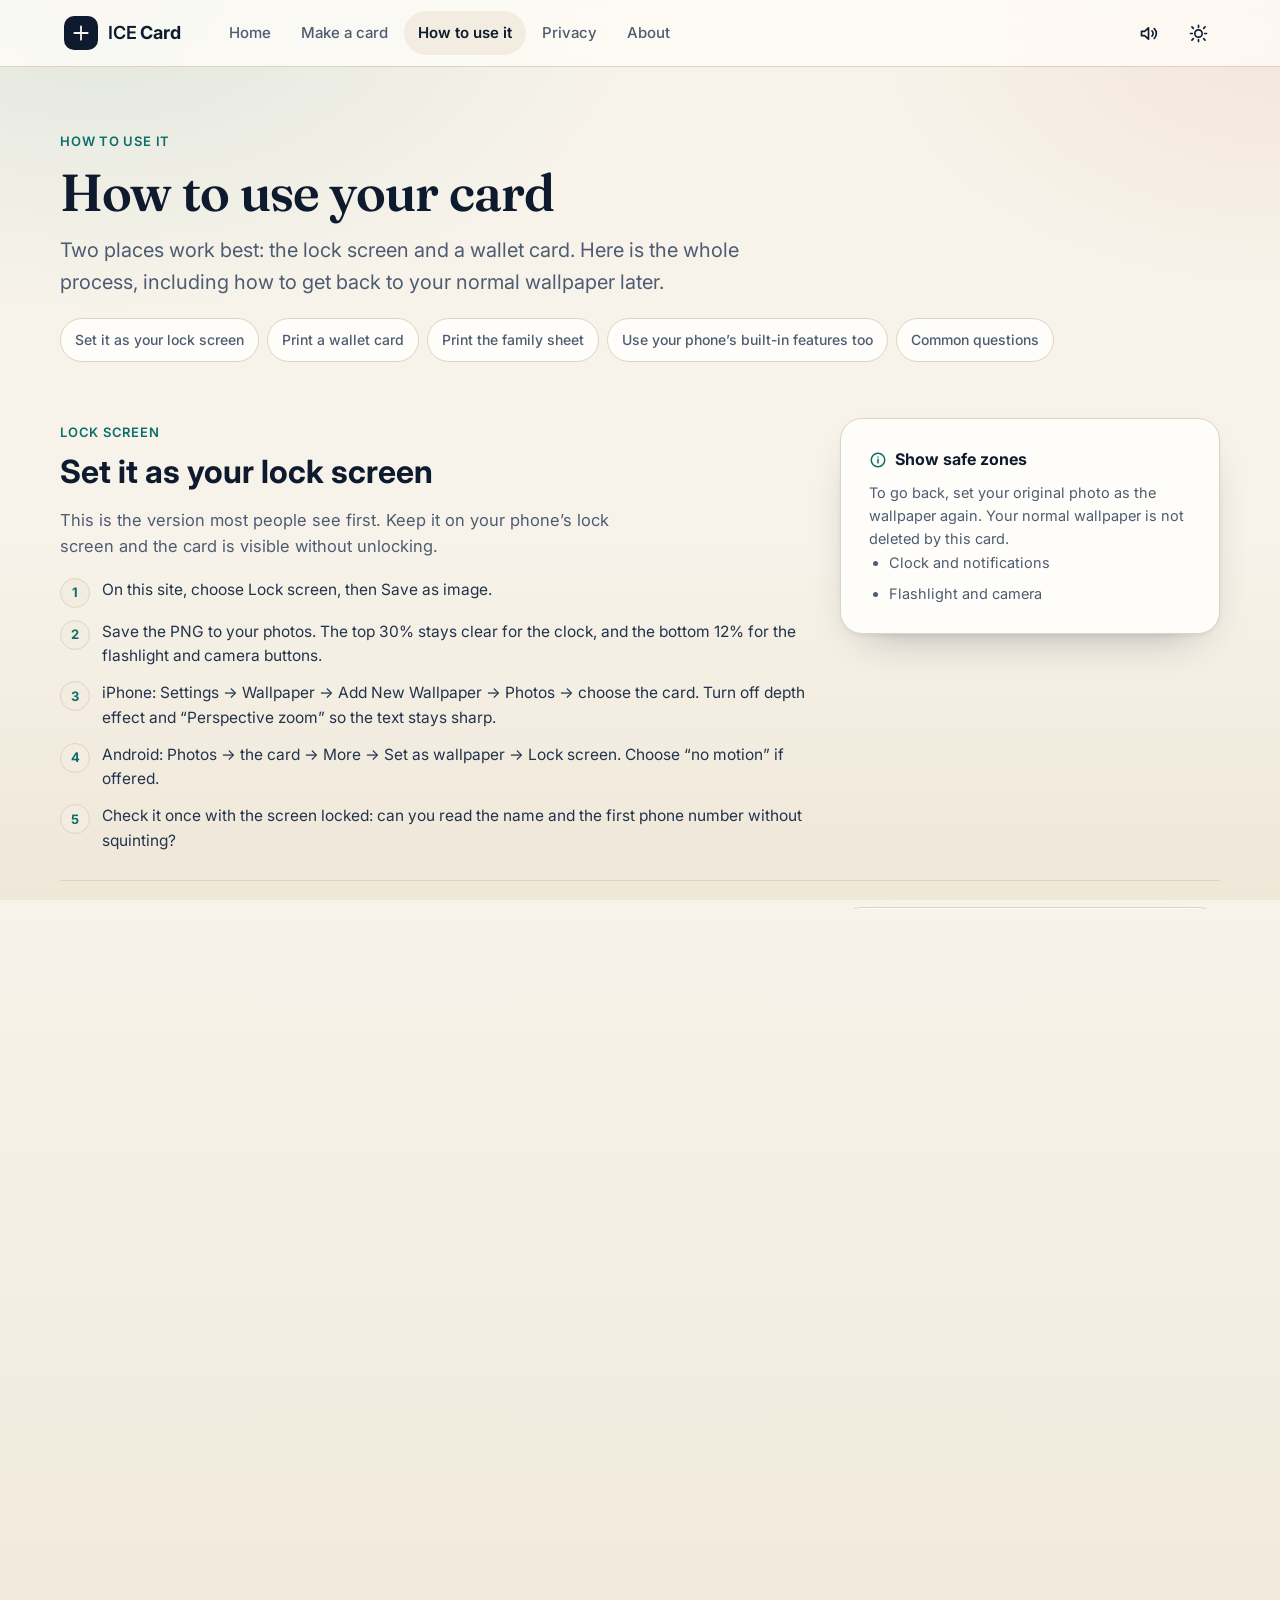
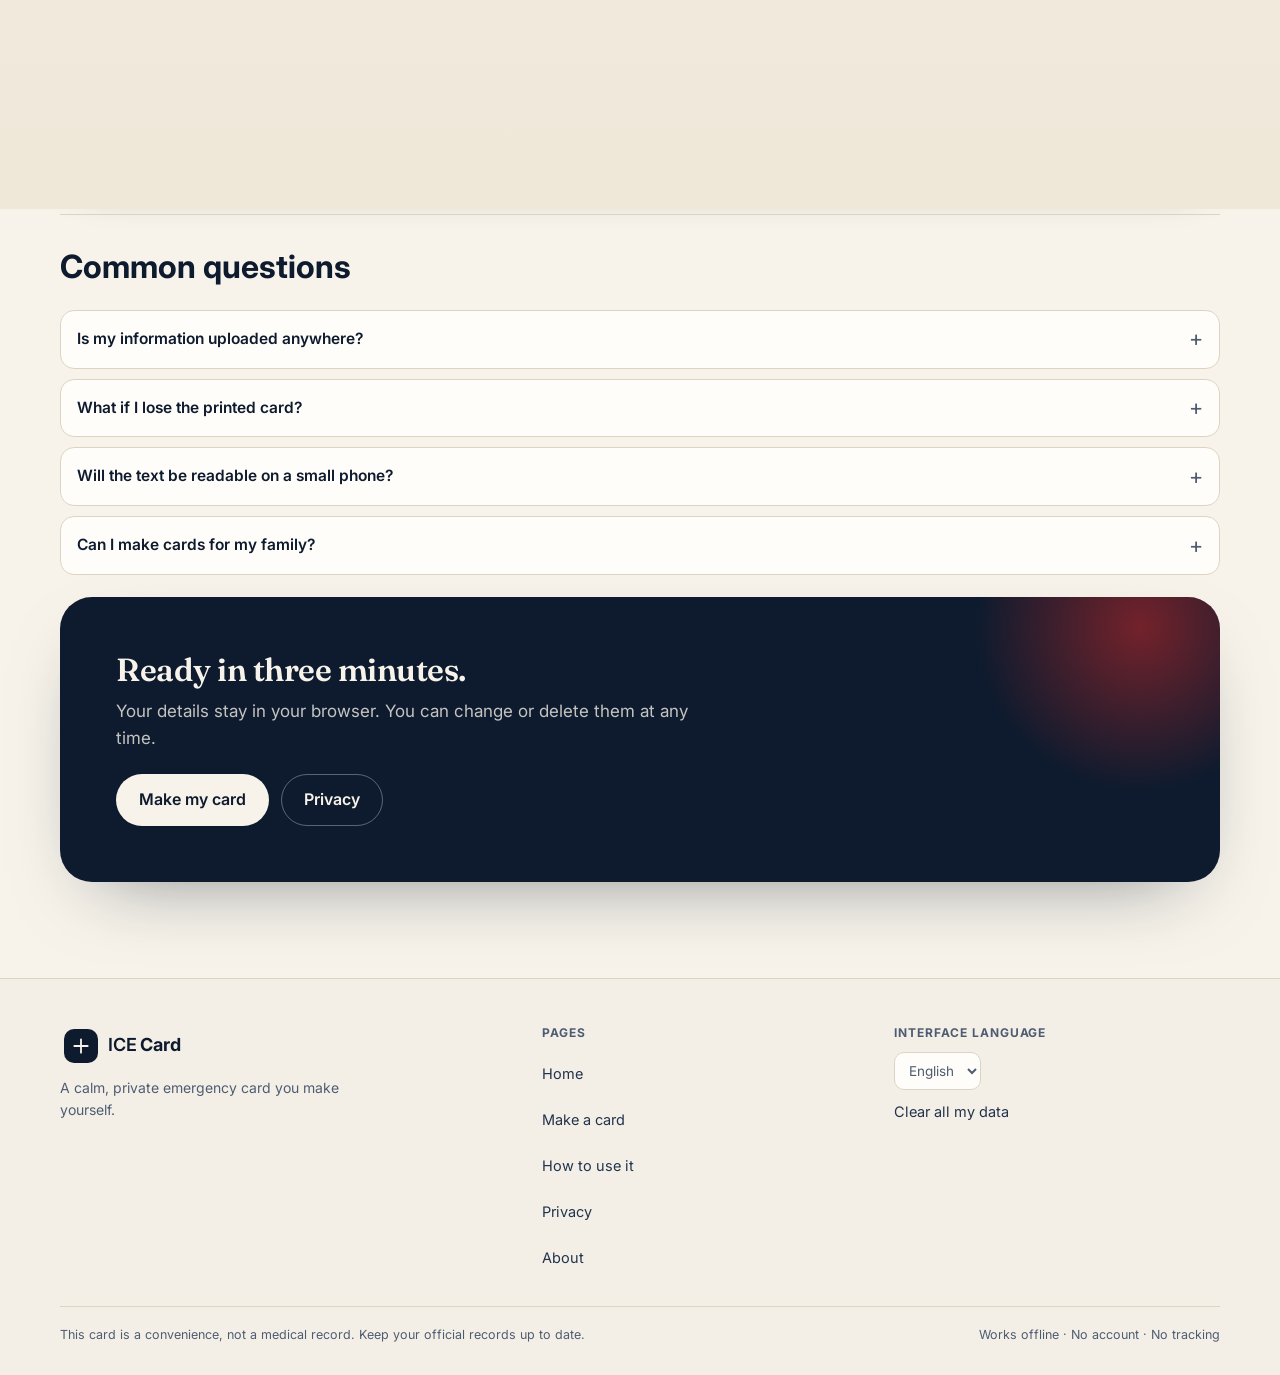
<file: guide.html>
<!DOCTYPE html>
<html lang="en" dir="ltr" data-ui-theme="light">
<head>
<meta charset="utf-8">
<meta name="viewport" content="width=device-width, initial-scale=1">
<title>How to use your card · ICE Card</title>
<meta name="description" content="Step-by-step instructions for setting your emergency card as a lock screen, printing a wallet card, and printing the family sheet.">
<meta name="theme-color" content="#f7f3ea">
<link rel="icon" href="data:image/svg+xml,%3Csvg xmlns='http://www.w3.org/2000/svg' viewBox='0 0 32 32'%3E%3Crect width='32' height='32' rx='8' fill='%230e1b2e'/%3E%3Cpath d='M13 7h6v6h6v6h-6v6h-6v-6H7v-6h6z' fill='%23c62828'/%3E%3C/svg%3E">
<link rel="preconnect" href="https://fonts.googleapis.com">
<link rel="preconnect" href="https://fonts.gstatic.com" crossorigin>
<link rel="stylesheet" href="https://fonts.googleapis.com/css2?family=Fraunces:opsz,wght@9..144,500;9..144,600;9..144,700&family=Inter:wght@400;500;600;700&display=swap">
<link rel="stylesheet" href="css/styles.css">
<script>
(function () {
  document.documentElement.classList.add('js');
  try {
    var th = localStorage.getItem('ice.theme');
    if (th) { th = JSON.parse(th); }
    if (th !== 'dark' && th !== 'light') {
      th = (window.matchMedia && window.matchMedia('(prefers-color-scheme: dark)').matches) ? 'dark' : 'light';
    }
    document.documentElement.setAttribute('data-ui-theme', th);
    var lg = localStorage.getItem('ice.lang');
    if (lg) {
      var code = JSON.parse(lg);
      document.documentElement.lang = code;
      document.documentElement.dir = code === 'ur' ? 'rtl' : 'ltr';
    }
  } catch (e) {}
})();
</script>
</head>
<body>

<a class="skip-link" href="#main" data-i18n="a11y.skip">Skip to content</a>

<header class="site-header">
  <div class="header-inner">
    <a class="brand" href="index.html">
      <span class="brand-mark" aria-hidden="true">
        <svg viewBox="0 0 24 24" fill="none" stroke="currentColor" stroke-width="2.2" stroke-linecap="round"><path d="M12 4v16M4 12h16"/></svg>
      </span>
      <span class="brand-name">ICE <b>Card</b></span>
    </a>

    <nav class="site-nav" id="siteNav" aria-label="Main">
      <a href="index.html" data-i18n="nav.home">Home</a>
      <a href="create.html" data-i18n="nav.create">Make a card</a>
      <a href="guide.html" data-i18n="nav.guide">How to use it</a>
      <a href="privacy.html" data-i18n="nav.privacy">Privacy</a>
      <a href="about.html" data-i18n="nav.about">About</a>
    </nav>

    <div class="header-actions">
      <button class="icon-btn" type="button" data-sound-toggle aria-label="Turn interface sounds on or off" aria-pressed="false" data-muted="false">
        <svg class="icon-on" viewBox="0 0 24 24" fill="none" stroke="currentColor" stroke-width="1.9" stroke-linecap="round" stroke-linejoin="round" aria-hidden="true"><path d="M4 9.5h3.5L12 5.5v13L7.5 14.5H4z"/><path d="M16 9a4.2 4.2 0 0 1 0 6"/><path d="M18.6 6.4a7.8 7.8 0 0 1 0 11.2"/></svg>
        <svg class="icon-off" viewBox="0 0 24 24" fill="none" stroke="currentColor" stroke-width="1.9" stroke-linecap="round" stroke-linejoin="round" aria-hidden="true"><path d="M4 9.5h3.5L12 5.5v13L7.5 14.5H4z"/><path d="M16.5 9.5l5 5M21.5 9.5l-5 5"/></svg>
      </button>
      <button class="icon-btn" type="button" data-theme-toggle aria-label="Switch light and dark theme" aria-pressed="false">
        <svg class="icon-sun" viewBox="0 0 24 24" fill="none" stroke="currentColor" stroke-width="1.9" stroke-linecap="round" aria-hidden="true"><circle cx="12" cy="12" r="4.2"/><path d="M12 2.8v2.2M12 19v2.2M4.5 4.5l1.6 1.6M17.9 17.9l1.6 1.6M2.8 12H5M19 12h2.2M4.5 19.5l1.6-1.6M17.9 6.1l1.6-1.6"/></svg>
        <svg class="icon-moon" viewBox="0 0 24 24" fill="none" stroke="currentColor" stroke-width="1.9" stroke-linecap="round" stroke-linejoin="round" aria-hidden="true"><path d="M20 14.5A8.5 8.5 0 0 1 9.5 4 8.5 8.5 0 1 0 20 14.5z"/></svg>
      </button>
      <button class="menu-btn" id="menuBtn" type="button" aria-expanded="false" aria-controls="siteNav" aria-label="Menu">
        <span></span><span></span><span></span>
      </button>
    </div>
  </div>
</header>

<main id="main">

  <div class="wrap page-head">
    <span class="eyebrow" data-i18n="nav.guide">How to use it</span>
    <h1 class="display" data-i18n="guide.title">How to use your card</h1>
    <p class="lead" data-i18n="guide.lead">Two places work best: the lock screen and a wallet card. Here is the whole process, including how to get back to your normal wallpaper later.</p>

    <nav class="toc" aria-label="On this page">
      <a href="#lock" data-i18n="guide.lockT">Set it as your lock screen</a>
      <a href="#wallet" data-i18n="guide.walletT">Print a wallet card</a>
      <a href="#family" data-i18n="guide.printT">Print the family sheet</a>
      <a href="#builtin" data-i18n="guide.builtinT">Use your phone’s built-in features too</a>
      <a href="#faq" data-i18n="guide.faqT">Common questions</a>
    </nav>
  </div>

  <div class="wrap">

    <section class="guide-section" id="lock" data-reveal>
      <div class="guide-grid">
        <div>
          <span class="eyebrow" data-i18n="form.previewLock">Lock screen</span>
          <h2 data-i18n="guide.lockT">Set it as your lock screen</h2>
          <p class="lead" data-i18n="guide.lockLead">This is the version most people see first. Keep it on your phone’s lock screen and the card is visible without unlocking.</p>
          <ol class="numbered">
            <li data-i18n="guide.lock1">On this site, choose Lock screen, then Save as image.</li>
            <li data-i18n="guide.lock2">Save the PNG to your photos. The top 30% stays clear for the clock, and the bottom 12% for the flashlight and camera buttons.</li>
            <li data-i18n="guide.lock3">iPhone: Settings → Wallpaper → Add New Wallpaper → Photos → choose the card. Turn off depth effect and “Perspective zoom” so the text stays sharp.</li>
            <li data-i18n="guide.lock4">Android: Photos → the card → More → Set as wallpaper → Lock screen. Choose “no motion” if offered.</li>
            <li data-i18n="guide.lock5">Check it once with the screen locked: can you read the name and the first phone number without squinting?</li>
          </ol>
        </div>
        <aside class="panel pad aside-card">
          <h3>
            <svg viewBox="0 0 24 24" width="18" height="18" fill="none" stroke="currentColor" stroke-width="2" stroke-linecap="round" stroke-linejoin="round" aria-hidden="true"><circle cx="12" cy="12" r="9"/><path d="M12 11v5M12 8h.01"/></svg>
            <span data-i18n="form.previewGuide">Show safe zones</span>
          </h3>
          <p data-i18n="guide.lockTip">To go back, set your original photo as the wallpaper again. Your normal wallpaper is not deleted by this card.</p>
          <ul>
            <li data-i18n="form.previewGuideTop">Clock and notifications</li>
            <li data-i18n="form.previewGuideBottom">Flashlight and camera</li>
          </ul>
        </aside>
      </div>
    </section>

    <section class="guide-section" id="wallet" data-reveal>
      <div class="guide-grid">
        <div>
          <span class="eyebrow" data-i18n="form.previewWallet">Wallet</span>
          <h2 data-i18n="guide.walletT">Print a wallet card</h2>
          <p class="lead" data-i18n="guide.walletLead">Paper does not run out of battery. A folded card also helps if your phone is damaged or locked away from you.</p>
          <ol class="numbered">
            <li data-i18n="guide.wallet1">Choose Wallet, check the front and back, then Print sheet.</li>
            <li data-i18n="guide.wallet2">In the print dialog choose A4, 100% scale, and turn off headers and footers.</li>
            <li data-i18n="guide.wallet3">Cut along the dashed lines. Put the front and back of a pair back to back, then trim the corners.</li>
            <li data-i18n="guide.wallet4">A5 or Letter also works — the sheet scales, but check the cut lines before cutting.</li>
          </ol>
        </div>
        <aside class="panel pad aside-card">
          <h3>
            <svg viewBox="0 0 24 24" width="18" height="18" fill="none" stroke="currentColor" stroke-width="2" stroke-linecap="round" stroke-linejoin="round" aria-hidden="true"><path d="M7 8V3h10v5"/><rect x="3" y="8" width="18" height="8" rx="2"/><path d="M7 13h10v8H7z"/></svg>
            <span data-i18n="form.exportPrint">Print sheet</span>
          </h3>
          <p data-i18n="guide.walletTip">Print two copies: one for your wallet, one for a family member or your bag.</p>
          <p class="small" data-i18n="form.exportPrintTip">Tip: Sunrise and Clinic use the least ink. Print at 100% scale, without "fit to page".</p>
        </aside>
      </div>
    </section>

    <section class="guide-section" id="family" data-reveal>
      <div class="guide-grid">
        <div>
          <span class="eyebrow" data-i18n="form.previewPrint">Print sheet</span>
          <h2 data-i18n="guide.printT">Print the family sheet</h2>
          <p class="lead" data-i18n="guide.printLead">The print sheet lays out four front-and-back pairs on one A4 page, so you can give copies to family members.</p>
          <ol class="numbered">
            <li data-i18n="guide.print1">Fill in the card once, then choose Print sheet.</li>
            <li data-i18n="guide.print2">Print at 100%. Each pair is credit-card sized (85.6 × 54 mm).</li>
            <li data-i18n="guide.print3">Cut out each pair, fold or glue front to back, and write the person’s name on the back if you like.</li>
            <li data-i18n="guide.print4">Laminate or use a clear sleeve for a card that survives a wallet.</li>
          </ol>
        </div>
        <aside class="panel pad aside-card">
          <h3>
            <svg viewBox="0 0 24 24" width="18" height="18" fill="none" stroke="currentColor" stroke-width="2" stroke-linecap="round" stroke-linejoin="round" aria-hidden="true"><path d="M6 3h12v18l-6-3-6 3V3z"/></svg>
            <span data-i18n="card.printTitle">Emergency contact cards</span>
          </h3>
          <p data-i18n="guide.printTip">For a PDF, use “Save as PDF” in the print dialog. It is the same page, with no extra software.</p>
        </aside>
      </div>
    </section>

    <section class="guide-section" id="builtin" data-reveal>
      <div class="panel pad teal-card">
        <h3>
          <svg viewBox="0 0 24 24" width="20" height="20" fill="none" stroke="currentColor" stroke-width="2" stroke-linecap="round" stroke-linejoin="round" aria-hidden="true"><path d="M12 3.6v5M9.6 6.1h4.8"/><path d="M4.8 20.6c0-4 3.2-6.6 7.2-6.6s7.2 2.6 7.2 6.6"/><circle cx="12" cy="10.6" r="3.4"/></svg>
          <span data-i18n="guide.builtinT">Use your phone’s built-in features too</span>
        </h3>
        <p data-i18n="guide.builtinB">iPhone has Medical ID (Health app → Medical ID) and Android has Emergency information (Settings → Safety &amp; emergency). They can be shown from the lock screen and can include emergency calls. This card is a simple backup — use both if you can.</p>
      </div>
    </section>

    <section class="guide-section" id="faq" data-reveal>
      <h2 data-i18n="guide.faqT">Common questions</h2>
      <div class="faq">
        <details>
          <summary data-i18n="guide.q1">Is my information uploaded anywhere?</summary>
          <p data-i18n="guide.a1">No. Everything is drawn in your browser. There is no server, no account and no analytics. The only copy is the one you save yourself.</p>
        </details>
        <details>
          <summary data-i18n="guide.q2">What if I lose the printed card?</summary>
          <p data-i18n="guide.a2">Nothing is stored on the paper except what you chose to print. Make a new one in three minutes, or keep a photo of the card in your bag.</p>
        </details>
        <details>
          <summary data-i18n="guide.q3">Will the text be readable on a small phone?</summary>
          <p data-i18n="guide.a3">The lock-screen layout leaves the top 30% for the clock and the bottom 12% for the camera and flashlight. Text is at least 28 px at that size. Check it once on your own phone before relying on it.</p>
        </details>
        <details>
          <summary data-i18n="guide.q4">Can I make cards for my family?</summary>
          <p data-i18n="guide.a4">Yes — the print sheet lays out four pairs. For different people, fill in the form again and print a second sheet, or save separate PNGs.</p>
        </details>
      </div>

      <div class="cta-band mt-4">
        <h2 class="display" data-i18n="home.finalTitle">Ready in three minutes.</h2>
        <p data-i18n="home.finalBody">Your details stay in your browser. You can change or delete them at any time.</p>
        <div class="btn-row">
          <a class="btn btn--accent" href="create.html" data-i18n="home.cta">Make my card</a>
          <a class="btn btn--ghost" href="privacy.html" data-i18n="nav.privacy">Privacy</a>
        </div>
      </div>
    </section>

  </div>
</main>

<footer class="site-footer">
  <div class="wrap">
    <div class="footer-grid">
      <div class="footer-brand">
        <a class="brand" href="index.html">
          <span class="brand-mark" aria-hidden="true">
            <svg viewBox="0 0 24 24" fill="none" stroke="currentColor" stroke-width="2.2" stroke-linecap="round"><path d="M12 4v16M4 12h16"/></svg>
          </span>
          <span class="brand-name">ICE <b>Card</b></span>
        </a>
        <p data-i18n="footer.tagline">A calm, private emergency card you make yourself.</p>
      </div>
      <div class="footer-col">
        <h4 data-i18n="footer.links">Pages</h4>
        <ul class="footer-links">
          <li><a href="index.html" data-i18n="nav.home">Home</a></li>
          <li><a href="create.html" data-i18n="nav.create">Make a card</a></li>
          <li><a href="guide.html" data-i18n="nav.guide">How to use it</a></li>
          <li><a href="privacy.html" data-i18n="nav.privacy">Privacy</a></li>
          <li><a href="about.html" data-i18n="nav.about">About</a></li>
        </ul>
      </div>
      <div class="footer-col">
        <h4 data-i18n="footer.langLabel">Interface language</h4>
        <label class="lang-select">
          <span class="visually-hidden" data-i18n="footer.langLabel">Interface language</span>
          <select data-lang-select aria-label="Interface language">
            <option value="en">English</option>
            <option value="ur">اردو</option>
          </select>
        </label>
        <ul class="footer-links">
          <li><button type="button" data-clear-all data-i18n="footer.clear">Clear all my data</button></li>
        </ul>
      </div>
    </div>
    <div class="footer-legal">
      <span data-i18n="footer.legal">This card is a convenience, not a medical record. Keep your official records up to date.</span>
      <span data-i18n="footer.offline">Works offline · No account · No tracking</span>
    </div>
  </div>
</footer>

<div class="page-wipe" aria-hidden="true"></div>

<script src="js/strings.js"></script>
<script src="js/app.js"></script>
</body>
</html>
</file>
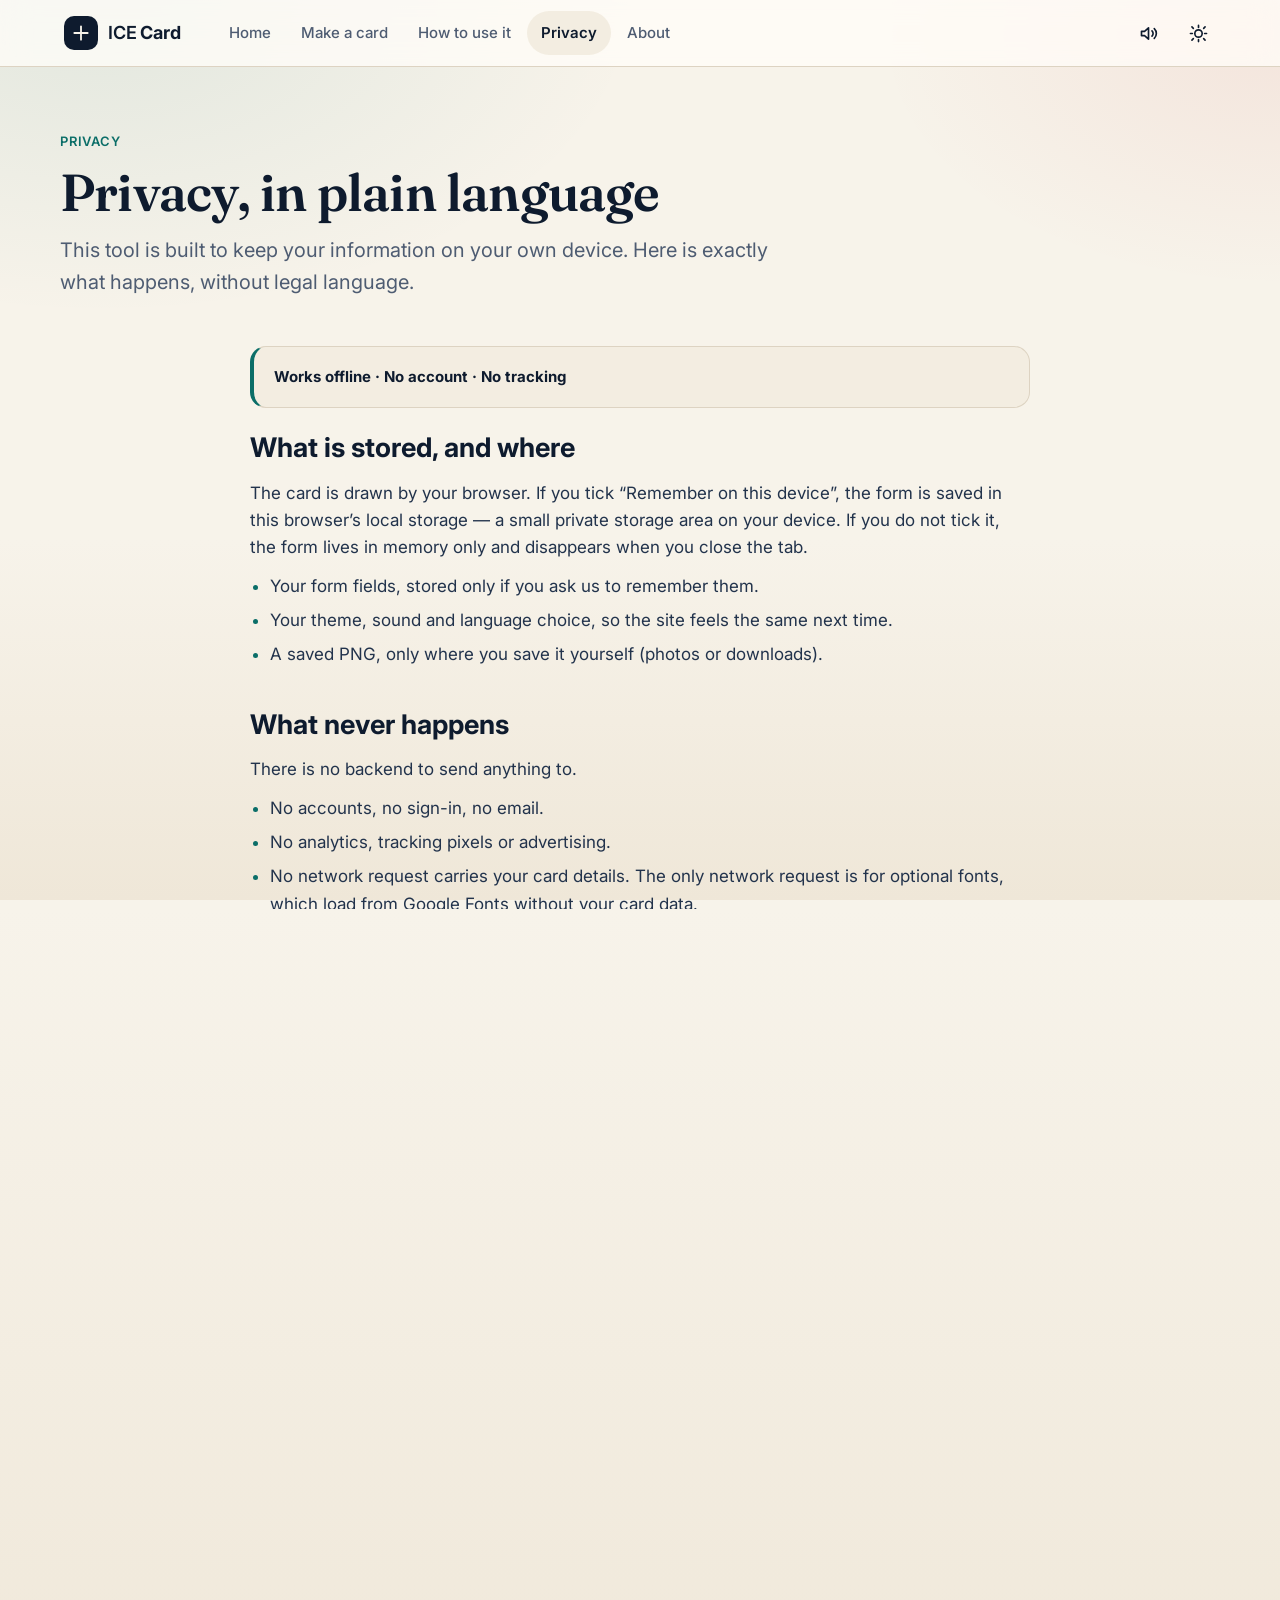
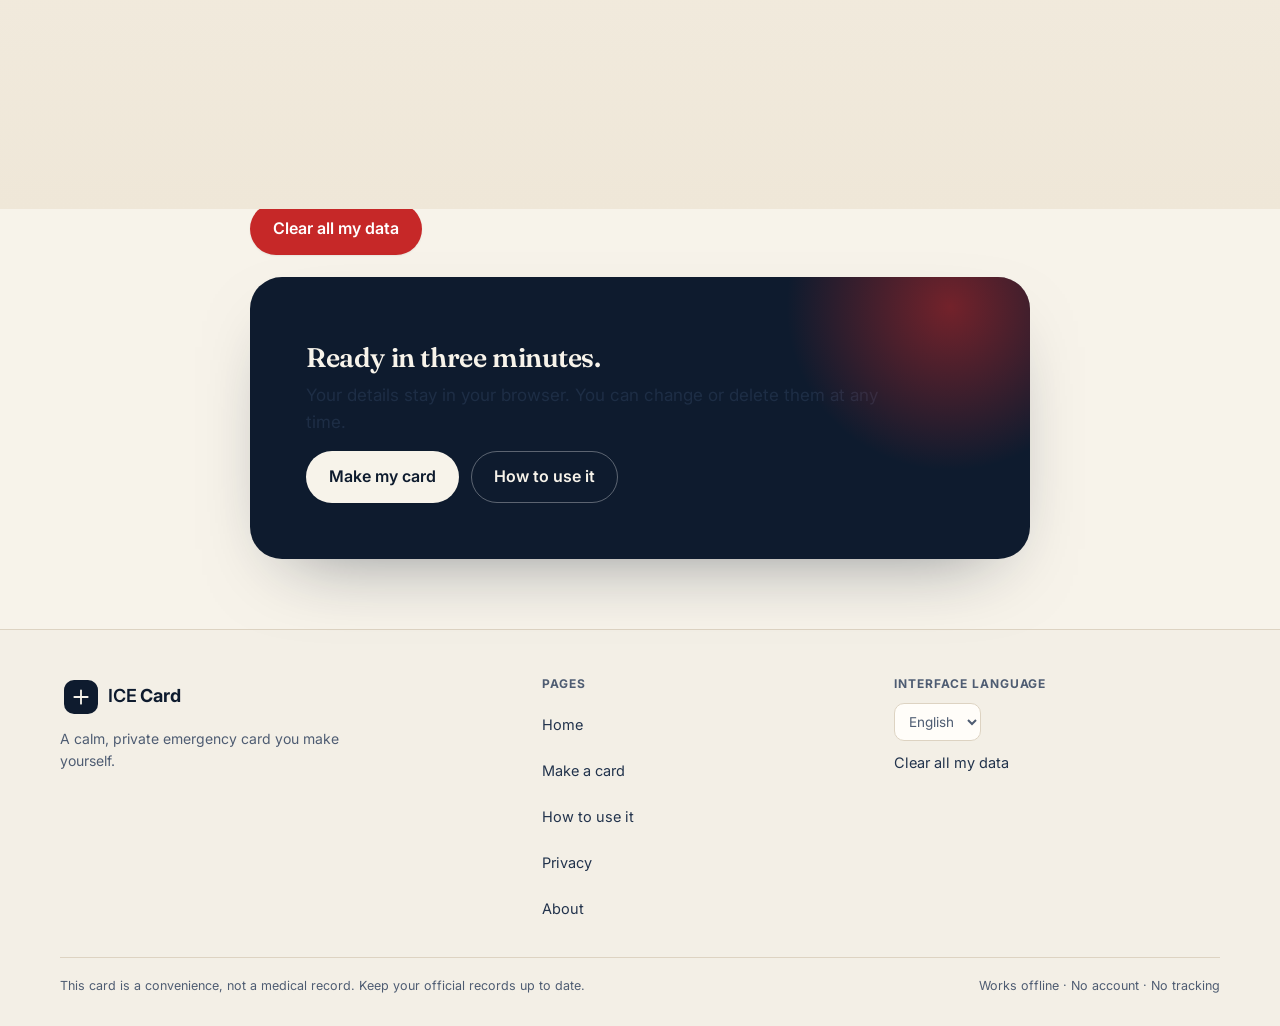
<file: privacy.html>
<!DOCTYPE html>
<html lang="en" dir="ltr" data-ui-theme="light">
<head>
<meta charset="utf-8">
<meta name="viewport" content="width=device-width, initial-scale=1">
<title>Privacy, in plain language · ICE Card</title>
<meta name="description" content="Exactly what this tool stores, what it never does, and how to delete everything. No accounts, no tracking, no uploads.">
<meta name="theme-color" content="#f7f3ea">
<link rel="icon" href="data:image/svg+xml,%3Csvg xmlns='http://www.w3.org/2000/svg' viewBox='0 0 32 32'%3E%3Crect width='32' height='32' rx='8' fill='%230e1b2e'/%3E%3Cpath d='M13 7h6v6h6v6h-6v6h-6v-6H7v-6h6z' fill='%23c62828'/%3E%3C/svg%3E">
<link rel="preconnect" href="https://fonts.googleapis.com">
<link rel="preconnect" href="https://fonts.gstatic.com" crossorigin>
<link rel="stylesheet" href="https://fonts.googleapis.com/css2?family=Fraunces:opsz,wght@9..144,500;9..144,600;9..144,700&family=Inter:wght@400;500;600;700&display=swap">
<link rel="stylesheet" href="css/styles.css">
<script>
(function () {
  document.documentElement.classList.add('js');
  try {
    var th = localStorage.getItem('ice.theme');
    if (th) { th = JSON.parse(th); }
    if (th !== 'dark' && th !== 'light') {
      th = (window.matchMedia && window.matchMedia('(prefers-color-scheme: dark)').matches) ? 'dark' : 'light';
    }
    document.documentElement.setAttribute('data-ui-theme', th);
    var lg = localStorage.getItem('ice.lang');
    if (lg) {
      var code = JSON.parse(lg);
      document.documentElement.lang = code;
      document.documentElement.dir = code === 'ur' ? 'rtl' : 'ltr';
    }
  } catch (e) {}
})();
</script>
</head>
<body>

<a class="skip-link" href="#main" data-i18n="a11y.skip">Skip to content</a>

<header class="site-header">
  <div class="header-inner">
    <a class="brand" href="index.html">
      <span class="brand-mark" aria-hidden="true">
        <svg viewBox="0 0 24 24" fill="none" stroke="currentColor" stroke-width="2.2" stroke-linecap="round"><path d="M12 4v16M4 12h16"/></svg>
      </span>
      <span class="brand-name">ICE <b>Card</b></span>
    </a>

    <nav class="site-nav" id="siteNav" aria-label="Main">
      <a href="index.html" data-i18n="nav.home">Home</a>
      <a href="create.html" data-i18n="nav.create">Make a card</a>
      <a href="guide.html" data-i18n="nav.guide">How to use it</a>
      <a href="privacy.html" data-i18n="nav.privacy">Privacy</a>
      <a href="about.html" data-i18n="nav.about">About</a>
    </nav>

    <div class="header-actions">
      <button class="icon-btn" type="button" data-sound-toggle aria-label="Turn interface sounds on or off" aria-pressed="false" data-muted="false">
        <svg class="icon-on" viewBox="0 0 24 24" fill="none" stroke="currentColor" stroke-width="1.9" stroke-linecap="round" stroke-linejoin="round" aria-hidden="true"><path d="M4 9.5h3.5L12 5.5v13L7.5 14.5H4z"/><path d="M16 9a4.2 4.2 0 0 1 0 6"/><path d="M18.6 6.4a7.8 7.8 0 0 1 0 11.2"/></svg>
        <svg class="icon-off" viewBox="0 0 24 24" fill="none" stroke="currentColor" stroke-width="1.9" stroke-linecap="round" stroke-linejoin="round" aria-hidden="true"><path d="M4 9.5h3.5L12 5.5v13L7.5 14.5H4z"/><path d="M16.5 9.5l5 5M21.5 9.5l-5 5"/></svg>
      </button>
      <button class="icon-btn" type="button" data-theme-toggle aria-label="Switch light and dark theme" aria-pressed="false">
        <svg class="icon-sun" viewBox="0 0 24 24" fill="none" stroke="currentColor" stroke-width="1.9" stroke-linecap="round" aria-hidden="true"><circle cx="12" cy="12" r="4.2"/><path d="M12 2.8v2.2M12 19v2.2M4.5 4.5l1.6 1.6M17.9 17.9l1.6 1.6M2.8 12H5M19 12h2.2M4.5 19.5l1.6-1.6M17.9 6.1l1.6-1.6"/></svg>
        <svg class="icon-moon" viewBox="0 0 24 24" fill="none" stroke="currentColor" stroke-width="1.9" stroke-linecap="round" stroke-linejoin="round" aria-hidden="true"><path d="M20 14.5A8.5 8.5 0 0 1 9.5 4 8.5 8.5 0 1 0 20 14.5z"/></svg>
      </button>
      <button class="menu-btn" id="menuBtn" type="button" aria-expanded="false" aria-controls="siteNav" aria-label="Menu">
        <span></span><span></span><span></span>
      </button>
    </div>
  </div>
</header>

<main id="main">

  <div class="wrap page-head">
    <span class="eyebrow" data-i18n="nav.privacy">Privacy</span>
    <h1 class="display" data-i18n="privacy.title">Privacy, in plain language</h1>
    <p class="lead" data-i18n="privacy.lead">This tool is built to keep your information on your own device. Here is exactly what happens, without legal language.</p>
  </div>

  <div class="wrap doc">

    <div class="callout callout--teal">
      <strong data-i18n="footer.offline">Works offline · No account · No tracking</strong>
    </div>

    <h2 id="stored" data-i18n="privacy.storedT">What is stored, and where</h2>
    <p data-i18n="privacy.storedB">The card is drawn by your browser. If you tick “Remember on this device”, the form is saved in this browser’s local storage — a small private storage area on your device. If you do not tick it, the form lives in memory only and disappears when you close the tab.</p>
    <ul>
      <li data-i18n="privacy.storedLi1">Your form fields, stored only if you ask us to remember them.</li>
      <li data-i18n="privacy.storedLi2">Your theme, sound and language choice, so the site feels the same next time.</li>
      <li data-i18n="privacy.storedLi3">A saved PNG, only where you save it yourself (photos or downloads).</li>
    </ul>

    <h2 id="not" data-i18n="privacy.notT">What never happens</h2>
    <p data-i18n="privacy.notB">There is no backend to send anything to.</p>
    <ul>
      <li data-i18n="privacy.notLi1">No accounts, no sign-in, no email.</li>
      <li data-i18n="privacy.notLi2">No analytics, tracking pixels or advertising.</li>
      <li data-i18n="privacy.notLi3">No network request carries your card details. The only network request is for optional fonts, which load from Google Fonts without your card data.</li>
      <li data-i18n="privacy.notLi4">No logs of what you typed.</li>
    </ul>

    <h2 id="remember" data-i18n="privacy.rememberT">Remember on this device</h2>
    <p data-i18n="privacy.rememberB">This is off by default. Turn it on only on a device you trust. On a shared or work device, leave it off and the form is forgotten when the tab closes. You can delete everything with one button.</p>
    <div class="callout">
      <strong data-i18n="form.rememberLabel">Remember on this device</strong><br>
      <span data-i18n="form.rememberHint">Saves this form in your browser only. Nothing is sent anywhere. Leave it off on a shared device.</span>
    </div>

    <h2 id="visible" data-i18n="privacy.visibleT">A lock screen is visible to anyone holding your phone</h2>
    <p data-i18n="privacy.visibleB">That is the point — but it also means a stranger can read it. Only include what you are comfortable showing. Do not add a home address, a full date of birth, ID numbers, card numbers or passwords. Use a landmark or a partial detail instead.</p>

    <h2 id="accuracy" data-i18n="privacy.accuracyT">A convenience, not a medical record</h2>
    <p data-i18n="privacy.accuracyB">This card is a convenience, not a medical record. Keep your official records up to date with your doctor, and use your phone’s built-in Medical ID or emergency information as well.</p>

    <h2 id="offline" data-i18n="privacy.offlineT">Works offline</h2>
    <p data-i18n="privacy.offlineB">Once the page has loaded, everything works without a connection. Fonts fall back to fonts already on your device. You can also save the page to your device and open it later.</p>

    <h2 id="clear" data-i18n="privacy.clearT">Delete everything</h2>
    <p data-i18n="privacy.clearB">This removes the saved form, theme, sound and language settings from this browser. It cannot be undone, and it does not affect any image you already saved.</p>
    <button class="btn btn--accent" type="button" data-clear-all data-i18n="privacy.clearBtn">Clear all my data</button>

    <div class="cta-band mt-4">
      <h2 class="display" data-i18n="home.finalTitle">Ready in three minutes.</h2>
      <p data-i18n="home.finalBody">Your details stay in your browser. You can change or delete them at any time.</p>
      <div class="btn-row">
        <a class="btn btn--accent" href="create.html" data-i18n="home.cta">Make my card</a>
        <a class="btn btn--ghost" href="guide.html" data-i18n="nav.guide">How to use it</a>
      </div>
    </div>

  </div>
</main>

<footer class="site-footer">
  <div class="wrap">
    <div class="footer-grid">
      <div class="footer-brand">
        <a class="brand" href="index.html">
          <span class="brand-mark" aria-hidden="true">
            <svg viewBox="0 0 24 24" fill="none" stroke="currentColor" stroke-width="2.2" stroke-linecap="round"><path d="M12 4v16M4 12h16"/></svg>
          </span>
          <span class="brand-name">ICE <b>Card</b></span>
        </a>
        <p data-i18n="footer.tagline">A calm, private emergency card you make yourself.</p>
      </div>
      <div class="footer-col">
        <h4 data-i18n="footer.links">Pages</h4>
        <ul class="footer-links">
          <li><a href="index.html" data-i18n="nav.home">Home</a></li>
          <li><a href="create.html" data-i18n="nav.create">Make a card</a></li>
          <li><a href="guide.html" data-i18n="nav.guide">How to use it</a></li>
          <li><a href="privacy.html" data-i18n="nav.privacy">Privacy</a></li>
          <li><a href="about.html" data-i18n="nav.about">About</a></li>
        </ul>
      </div>
      <div class="footer-col">
        <h4 data-i18n="footer.langLabel">Interface language</h4>
        <label class="lang-select">
          <span class="visually-hidden" data-i18n="footer.langLabel">Interface language</span>
          <select data-lang-select aria-label="Interface language">
            <option value="en">English</option>
            <option value="ur">اردو</option>
          </select>
        </label>
        <ul class="footer-links">
          <li><button type="button" data-clear-all data-i18n="footer.clear">Clear all my data</button></li>
        </ul>
      </div>
    </div>
    <div class="footer-legal">
      <span data-i18n="footer.legal">This card is a convenience, not a medical record. Keep your official records up to date.</span>
      <span data-i18n="footer.offline">Works offline · No account · No tracking</span>
    </div>
  </div>
</footer>

<div class="page-wipe" aria-hidden="true"></div>

<script src="js/strings.js"></script>
<script src="js/app.js"></script>
</body>
</html>
</file>
<file: css/styles.css>
/* ==========================================================================
   ICE Card — styles
   Deep navy, warm off-white, emergency red used sparingly, teal secondary.
   ========================================================================== */

/* ---------- Tokens ---------- */
:root {
  --bg: #f7f3ea;
  --bg-2: #efe7d8;
  --surface: #fffdf9;
  --surface-2: #f3ede1;
  --surface-3: #e9e1d2;
  --ink: #0e1b2e;
  --ink-soft: #22334c;
  --muted: #4e5c72;
  --line: #ddd3c2;
  --line-strong: #c9bda8;
  --accent: #c62828;
  --accent-2: #a51d1d;
  --accent-ink: #ffffff;
  --teal: #0b6e68;
  --focus: #1d4ed8;
  --glass: rgba(255, 253, 249, 0.78);
  --shadow-sm: 0 1px 2px rgba(14, 27, 46, 0.07);
  --shadow: 0 2px 4px rgba(14, 27, 46, 0.05), 0 18px 44px -26px rgba(14, 27, 46, 0.45);
  --shadow-lg: 0 30px 80px -40px rgba(14, 27, 46, 0.55);
  --radius: 22px;
  --radius-sm: 12px;
  --radius-lg: 32px;
  --ease: cubic-bezier(0.22, 0.8, 0.28, 1);
  --header-h: 66px;
  --wrap: 1160px;
  color-scheme: light;
}

[data-ui-theme="dark"] {
  --bg: #0a1524;
  --bg-2: #0d1c2f;
  --surface: #12233a;
  --surface-2: #182c45;
  --surface-3: #1f3550;
  --ink: #f2f6fb;
  --ink-soft: #dbe5f1;
  --muted: #a9b8ca;
  --line: #25394f;
  --line-strong: #35506c;
  --accent: #ff6b6b;
  --accent-2: #ff8a8a;
  --accent-ink: #20090a;
  --teal: #5ad3c6;
  --focus: #93c5fd;
  --glass: rgba(10, 21, 36, 0.74);
  --shadow-sm: 0 1px 2px rgba(0, 0, 0, 0.4);
  --shadow: 0 2px 6px rgba(0, 0, 0, 0.35), 0 22px 50px -28px rgba(0, 0, 0, 0.8);
  --shadow-lg: 0 34px 90px -38px rgba(0, 0, 0, 0.9);
  color-scheme: dark;
}

/* ---------- Reset ---------- */
*,
*::before,
*::after { box-sizing: border-box; }

html {
  -webkit-text-size-adjust: 100%;
  scroll-behavior: smooth;
  scroll-padding-top: calc(var(--header-h) + 16px);
}

body {
  margin: 0;
  background: var(--bg);
  color: var(--ink);
  font-family: "Inter", "Noto Sans Arabic", system-ui, -apple-system, "Segoe UI", Roboto, Arial, sans-serif;
  font-size: 17px;
  line-height: 1.6;
  -webkit-font-smoothing: antialiased;
  text-rendering: optimizeLegibility;
  overflow-x: hidden;
}

body::before {
  content: "";
  position: fixed;
  inset: 0;
  z-index: -1;
  pointer-events: none;
  background:
    radial-gradient(60% 50% at 8% 0%, rgba(11, 110, 104, 0.09), transparent 70%),
    radial-gradient(45% 40% at 100% 4%, rgba(198, 40, 40, 0.07), transparent 70%),
    linear-gradient(180deg, var(--bg) 0%, var(--bg) 60%, var(--bg-2) 100%);
}

img, canvas, svg { max-width: 100%; }
h1, h2, h3, h4, p, ul, ol, figure { margin: 0; }
ul, ol { padding-inline-start: 1.15em; }
button, input, select, textarea { font: inherit; color: inherit; }
a { color: inherit; }
::selection { background: var(--accent); color: #fff; }

:focus-visible {
  outline: 3px solid var(--focus);
  outline-offset: 3px;
  border-radius: 6px;
}

.skip-link {
  position: fixed;
  inset-inline-start: 12px;
  top: -80px;
  z-index: 200;
  background: var(--ink);
  color: var(--bg);
  padding: 12px 18px;
  border-radius: 999px;
  font-weight: 600;
  text-decoration: none;
  transition: top 0.2s var(--ease);
}
.skip-link:focus { top: 12px; }

.wrap {
  width: min(var(--wrap), 100% - 32px);
  margin-inline: auto;
}
.wrap--narrow { width: min(820px, 100% - 32px); }

.eyebrow {
  display: inline-flex;
  align-items: center;
  gap: 8px;
  font-size: 13px;
  font-weight: 600;
  letter-spacing: 0.06em;
  text-transform: uppercase;
  color: var(--teal);
}
[data-ui-theme="dark"] .eyebrow { color: var(--teal); }

.display {
  font-family: "Fraunces", "Noto Sans Arabic", Georgia, "Times New Roman", serif;
  font-weight: 600;
  letter-spacing: -0.015em;
  line-height: 1.08;
  text-wrap: balance;
}

.lead {
  font-size: clamp(17px, 1.6vw, 20px);
  color: var(--muted);
  max-width: 58ch;
}

.muted { color: var(--muted); }
.small { font-size: 14px; }
.tiny { font-size: 12.5px; }

/* ---------- Header ---------- */
.site-header {
  position: sticky;
  top: 0;
  z-index: 50;
  background: var(--glass);
  -webkit-backdrop-filter: saturate(140%) blur(14px);
  backdrop-filter: saturate(140%) blur(14px);
  border-bottom: 1px solid var(--line);
}
.header-inner {
  width: min(var(--wrap), 100% - 24px);
  margin-inline: auto;
  min-height: var(--header-h);
  display: flex;
  align-items: center;
  gap: 12px;
}
.brand {
  display: inline-flex;
  align-items: center;
  gap: 10px;
  text-decoration: none;
  font-weight: 600;
  letter-spacing: -0.01em;
  padding: 6px 4px;
  min-height: 44px;
}
.brand-mark {
  width: 34px;
  height: 34px;
  border-radius: 10px;
  display: grid;
  place-items: center;
  background: var(--ink);
  color: var(--bg);
  flex: none;
}
.brand-mark svg { width: 20px; height: 20px; }
.brand-name { font-size: 18px; }
.brand-name b { font-weight: 700; }

.site-nav {
  display: none;
  align-items: center;
  gap: 2px;
  margin-inline-start: 18px;
}
.site-nav a {
  display: inline-flex;
  align-items: center;
  min-height: 44px;
  padding: 0 14px;
  border-radius: 999px;
  text-decoration: none;
  font-size: 15px;
  font-weight: 500;
  color: var(--muted);
  transition: color 0.2s, background-color 0.2s;
}
.site-nav a:hover { color: var(--ink); background: var(--surface-2); }
.site-nav a[aria-current="page"] { color: var(--ink); background: var(--surface-2); font-weight: 600; }

.header-actions {
  margin-inline-start: auto;
  display: flex;
  align-items: center;
  gap: 6px;
}
.icon-btn {
  width: 44px;
  height: 44px;
  display: grid;
  place-items: center;
  border-radius: 12px;
  border: 1px solid transparent;
  background: transparent;
  color: var(--ink);
  cursor: pointer;
  transition: background-color 0.2s, border-color 0.2s, transform 0.15s;
}
.icon-btn:hover { background: var(--surface-2); border-color: var(--line); }
.icon-btn:active { transform: scale(0.95); }
.icon-btn svg { width: 21px; height: 21px; }
.icon-btn .icon-moon { display: none; }
[data-ui-theme="dark"] .icon-btn .icon-sun { display: none; }
[data-ui-theme="dark"] .icon-btn .icon-moon { display: block; }
.icon-btn[data-muted="true"] .icon-on { display: none; }
.icon-btn[data-muted="false"] .icon-off { display: none; }

.menu-btn {
  width: 46px;
  height: 44px;
  display: grid;
  place-content: center;
  gap: 5px;
  border-radius: 12px;
  border: 1px solid var(--line);
  background: var(--surface);
  cursor: pointer;
}
.menu-btn span {
  display: block;
  width: 20px;
  height: 2px;
  border-radius: 2px;
  background: var(--ink);
  transition: transform 0.3s var(--ease), opacity 0.2s;
}
.menu-btn[aria-expanded="true"] span:nth-child(1) { transform: translateY(7px) rotate(45deg); }
.menu-btn[aria-expanded="true"] span:nth-child(2) { opacity: 0; }
.menu-btn[aria-expanded="true"] span:nth-child(3) { transform: translateY(-7px) rotate(-45deg); }

@media (max-width: 859px) {
  .site-nav {
    position: absolute;
    top: calc(100% + 8px);
    inset-inline: 12px;
    display: flex;
    flex-direction: column;
    align-items: stretch;
    gap: 4px;
    margin: 0;
    padding: 10px;
    max-height: calc(100vh - var(--header-h) - 24px);
    max-height: calc(100dvh - var(--header-h) - 24px);
    overflow-y: auto;
    overscroll-behavior: contain;
    background: var(--surface);
    border: 1px solid var(--line);
    border-radius: 20px;
    box-shadow: var(--shadow-lg);
    transform-origin: top center;
    opacity: 0;
    transform: translateY(-10px) scale(0.98);
    visibility: hidden;
    pointer-events: none;
    transition: opacity 0.24s var(--ease), transform 0.24s var(--ease), visibility 0.24s;
  }
  .site-nav.is-open {
    opacity: 1;
    transform: none;
    visibility: visible;
    pointer-events: auto;
  }
  .site-nav a { min-height: 50px; padding: 0 16px; border-radius: 14px; font-size: 17px; }
}

@media (min-width: 860px) {
  .site-nav { display: flex; }
  .menu-btn { display: none; }
}

/* ---------- Page wipe / entrance ---------- */
.page-wipe {
  position: fixed;
  inset: 0;
  z-index: 90;
  pointer-events: none;
  background: linear-gradient(180deg, var(--bg) 0%, var(--bg-2) 100%);
  transform: translateY(101%);
  transition: transform 0.44s var(--ease);
}
.page-leaving .page-wipe { transform: translateY(0); }
.page-leaving { cursor: progress; }

.js main { animation: page-in 0.5s var(--ease) both; }
@keyframes page-in {
  from { opacity: 0; transform: translateY(8px); }
  to { opacity: 1; transform: none; }
}

[data-reveal] { opacity: 1; }
.js [data-reveal] {
  opacity: 0;
  transform: translateY(20px);
  transition: opacity 0.65s var(--ease), transform 0.65s var(--ease);
}
.js [data-reveal].is-revealed { opacity: 1; transform: none; }

/* ---------- Buttons ---------- */
.btn {
  --btn-bg: var(--ink);
  --btn-ink: var(--bg);
  display: inline-flex;
  align-items: center;
  justify-content: center;
  gap: 10px;
  min-height: 52px;
  padding: 0 22px;
  border: 1px solid transparent;
  border-radius: 999px;
  background: var(--btn-bg);
  color: var(--btn-ink);
  font-size: 16px;
  font-weight: 600;
  text-decoration: none;
  cursor: pointer;
  transition: transform 0.16s var(--ease), background-color 0.2s, border-color 0.2s, box-shadow 0.2s;
  box-shadow: var(--shadow-sm);
  -webkit-tap-highlight-color: transparent;
}
.btn:hover { transform: translateY(-1px); box-shadow: var(--shadow); }
.btn:active { transform: translateY(0) scale(0.99); }
.btn svg { width: 19px; height: 19px; flex: none; }

.btn--accent { --btn-bg: var(--accent); --btn-ink: var(--accent-ink); }
.btn--ghost {
  --btn-bg: transparent;
  --btn-ink: var(--ink);
  border-color: var(--line-strong);
  box-shadow: none;
}
.btn--ghost:hover { background: var(--surface); }
.btn--soft {
  --btn-bg: var(--surface-2);
  --btn-ink: var(--ink);
  box-shadow: none;
  border-color: var(--line);
}
.btn--soft:hover { background: var(--surface-3); }
.btn--sm { min-height: 44px; padding: 0 16px; font-size: 15px; }
.btn--block { width: 100%; }
.btn[disabled] { opacity: 0.55; cursor: not-allowed; transform: none; }

.link-btn {
  background: none;
  border: 0;
  padding: 6px 2px;
  color: inherit;
  font: inherit;
  text-decoration: underline;
  text-underline-offset: 3px;
  cursor: pointer;
  border-radius: 4px;
}
.link-btn:hover { color: var(--accent); }

.btn-row {
  display: flex;
  flex-wrap: wrap;
  gap: 12px;
}

/* ---------- Hero ---------- */
.hero { padding: clamp(34px, 6vw, 76px) 0 clamp(30px, 5vw, 56px); }
.hero-grid {
  display: grid;
  gap: clamp(28px, 5vw, 56px);
  align-items: center;
}
@media (min-width: 940px) {
  .hero-grid { grid-template-columns: minmax(0, 1.08fr) minmax(320px, 0.92fr); }
}
.hero h1 {
  font-size: clamp(38px, 6.4vw, 68px);
  margin: 14px 0 18px;
}
.hero h1 em {
  font-style: normal;
  color: var(--accent);
  position: relative;
}
.hero .lead { margin-bottom: 26px; }
.hero-actions { display: flex; flex-wrap: wrap; gap: 12px; align-items: center; }

.hero-meta {
  display: flex;
  flex-wrap: wrap;
  gap: 8px 18px;
  margin-top: 26px;
  padding: 0;
  list-style: none;
  color: var(--muted);
  font-size: 14px;
}
.hero-meta li { display: inline-flex; align-items: center; gap: 7px; }
.hero-meta svg { width: 16px; height: 16px; color: var(--teal); }

/* Phone mock */
.phone {
  position: relative;
  width: min(300px, 74vw);
  margin-inline: auto;
  aspect-ratio: 300 / 610;
  border-radius: 40px;
  padding: 10px;
  background: linear-gradient(160deg, #223047, #0b1626 55%);
  box-shadow: var(--shadow-lg), inset 0 0 0 1px rgba(255, 255, 255, 0.14);
  transform: rotate(-1.6deg);
}
.phone::after {
  content: "";
  position: absolute;
  top: 20px;
  left: 50%;
  translate: -50% 0;
  width: 84px;
  height: 8px;
  border-radius: 99px;
  background: #060d18;
  opacity: 0.8;
}
.phone-screen {
  height: 100%;
  border-radius: 32px;
  background: linear-gradient(180deg, #101f33 0%, #347a80 42%, #e8f2ef 100%);
  overflow: hidden;
  display: flex;
  flex-direction: column;
  padding: 34px 14px 16px;
  color: #f7fbfa;
}
.phone-clock {
  text-align: center;
  font-family: "Fraunces", Georgia, serif;
  font-weight: 600;
  font-size: 40px;
  line-height: 1;
  letter-spacing: -0.02em;
}
.phone-date { text-align: center; font-size: 11px; opacity: 0.8; margin-top: 4px; }
.mini-card {
  margin-top: auto;
  background: rgba(255, 253, 249, 0.97);
  color: #0e1b2e;
  border-radius: 16px;
  padding: 14px;
  box-shadow: 0 12px 30px rgba(3, 12, 24, 0.35);
}
.mini-top { display: flex; align-items: center; gap: 10px; }
.mini-avatar {
  width: 34px;
  height: 34px;
  border-radius: 50%;
  background: #e9e1d2;
  display: grid;
  place-items: center;
  font-size: 17px;
  flex: none;
}
.mini-name { font-family: "Fraunces", Georgia, serif; font-weight: 600; font-size: 19px; line-height: 1.1; }
.mini-sub { font-size: 10px; color: #4e5c72; }
.mini-call {
  margin-top: 10px;
  border-inline-start: 3px solid #c62828;
  background: #fdf2f1;
  border-radius: 8px;
  padding: 7px 9px;
  position: relative;
}
.mini-label { font-size: 7.5px; letter-spacing: 0.09em; font-weight: 700; color: #a51d1d; }
.mini-person { font-size: 12px; font-weight: 600; }
.mini-phone { font-size: 15px; font-weight: 700; letter-spacing: 0.01em; }
.mini-vitals { display: flex; gap: 6px; margin-top: 8px; }
.mini-pill {
  font-size: 9px;
  font-weight: 700;
  border: 1px solid #e0d7c6;
  border-radius: 999px;
  padding: 3px 7px;
  background: #f7f2e8;
}
.mini-foot { font-size: 7.5px; color: #6b7789; margin-top: 7px; border-top: 1px solid #e9e1d2; padding-top: 5px; }
.phone-dots {
  position: absolute;
  bottom: 6px;
  left: 50%;
  translate: -50% 0;
  width: 100px;
  height: 4px;
  border-radius: 99px;
  background: #f7fbfa;
  opacity: 0.65;
}
.phone-sticker {
  position: absolute;
  top: 44px;
  inset-inline-end: -18px;
  background: var(--accent);
  color: #fff;
  font-size: 12px;
  font-weight: 700;
  letter-spacing: 0.04em;
  padding: 8px 13px;
  border-radius: 999px;
  box-shadow: 0 10px 24px rgba(198, 40, 40, 0.35);
  rotate: 4deg;
}

/* ---------- Sections ---------- */
.section { padding: clamp(44px, 7vw, 88px) 0; }
.section-head { max-width: 640px; margin-bottom: clamp(24px, 4vw, 40px); }
.section-head h2 { font-size: clamp(28px, 3.4vw, 40px); margin: 8px 0 12px; }

.grid-3 { display: grid; gap: 18px; }
@media (min-width: 760px) { .grid-3 { grid-template-columns: repeat(3, minmax(0, 1fr)); } }

.panel {
  background: var(--surface);
  border: 1px solid var(--line);
  border-radius: var(--radius);
  box-shadow: var(--shadow);
}
.pad { padding: clamp(20px, 3vw, 28px); }

.feature { display: flex; flex-direction: column; gap: 10px; }
.feature h3 { font-size: 18px; font-weight: 650; }
.feature p { color: var(--muted); font-size: 15.5px; }
.feature-icon {
  width: 44px;
  height: 44px;
  border-radius: 13px;
  display: grid;
  place-items: center;
  background: var(--surface-2);
  color: var(--teal);
  border: 1px solid var(--line);
  margin-bottom: 2px;
}
.feature-icon svg { width: 22px; height: 22px; }

.steps-list { counter-reset: s; list-style: none; padding: 0; display: grid; gap: 16px; }
.step-item {
  counter-increment: s;
  display: grid;
  grid-template-columns: 46px minmax(0, 1fr);
  gap: 16px;
  align-items: start;
}
.step-item::before {
  content: counter(s);
  width: 46px;
  height: 46px;
  border-radius: 14px;
  display: grid;
  place-items: center;
  background: var(--ink);
  color: var(--bg);
  font-family: "Fraunces", Georgia, serif;
  font-size: 20px;
  font-weight: 600;
}
.step-item h3 { font-size: 18px; margin-bottom: 4px; }
.step-item p { color: var(--muted); font-size: 15.5px; }

.warn-card {
  border-inline-start: 5px solid var(--accent);
  background: linear-gradient(100deg, rgba(198, 40, 40, 0.07), transparent 65%), var(--surface);
}
.warn-card h3 { display: flex; align-items: center; gap: 9px; font-size: 18px; margin-bottom: 8px; }
.warn-card h3 svg { color: var(--accent); flex: none; }
.warn-card p { color: var(--muted); font-size: 15.5px; }

.teal-card { border-inline-start: 5px solid var(--teal); }
.teal-card h3 { display: flex; align-items: center; gap: 9px; font-size: 18px; margin-bottom: 8px; }
.teal-card h3 svg { color: var(--teal); flex: none; }
.teal-card p { color: var(--muted); font-size: 15.5px; }

.two-col { display: grid; gap: 18px; }
@media (min-width: 820px) { .two-col { grid-template-columns: repeat(2, minmax(0, 1fr)); } }

.cta-band {
  position: relative;
  overflow: hidden;
  border-radius: var(--radius-lg);
  padding: clamp(28px, 5vw, 56px);
  background: var(--ink);
  color: var(--bg);
  box-shadow: var(--shadow-lg);
}
.cta-band::after {
  content: "";
  position: absolute;
  width: 340px;
  height: 340px;
  border-radius: 50%;
  inset-inline-end: -90px;
  top: -140px;
  background: radial-gradient(circle at center, rgba(198, 40, 40, 0.55), transparent 68%);
  pointer-events: none;
}
.cta-band h2 { font-size: clamp(26px, 3.4vw, 38px); margin-bottom: 10px; }
.cta-band p { opacity: 0.78; max-width: 52ch; margin-bottom: 22px; }
.cta-band .btn { --btn-bg: var(--bg); --btn-ink: var(--ink); }
.cta-band .btn--ghost { --btn-bg: transparent; --btn-ink: var(--bg); border-color: rgba(255, 255, 255, 0.32); }

/* ---------- Forms ---------- */
.field { display: flex; flex-direction: column; gap: 6px; min-width: 0; }
.field > label,
.field-label {
  font-size: 14.5px;
  font-weight: 600;
  letter-spacing: 0.005em;
  display: flex;
  align-items: baseline;
  gap: 8px;
  flex-wrap: wrap;
}
.optional {
  font-size: 12px;
  font-weight: 500;
  color: var(--muted);
  background: var(--surface-2);
  border-radius: 99px;
  padding: 1px 8px;
}
.input,
.select,
textarea.input {
  width: 100%;
  min-height: 52px;
  padding: 13px 15px;
  border: 1.5px solid var(--line);
  border-radius: 14px;
  background: var(--surface);
  color: var(--ink);
  font-size: 16px;
  transition: border-color 0.18s, box-shadow 0.18s, background-color 0.18s;
  appearance: none;
}
.input::placeholder { color: var(--muted); opacity: 0.72; }
.input:hover { border-color: var(--line-strong); }
.input:focus,
.select:focus {
  outline: none;
  border-color: var(--focus);
  box-shadow: 0 0 0 4px color-mix(in srgb, var(--focus) 22%, transparent);
}
.input[aria-invalid="true"] { border-color: var(--accent); }
.select {
  background-image: url("data:image/svg+xml,%3Csvg xmlns='http://www.w3.org/2000/svg' width='14' height='9' viewBox='0 0 14 9'%3E%3Cpath d='M1 1l6 6 6-6' fill='none' stroke='%236b7789' stroke-width='2' stroke-linecap='round' stroke-linejoin='round'/%3E%3C/svg%3E");
  background-repeat: no-repeat;
  background-position: right 16px center;
  padding-inline-end: 42px;
}
[dir="rtl"] .select { background-position: left 16px center; }
.hint { font-size: 13px; color: var(--muted); }
.error-text { font-size: 13px; color: var(--accent); font-weight: 500; min-height: 0; }
.field-grid { display: grid; gap: 16px; }
@media (min-width: 620px) {
  .field-grid--2 { grid-template-columns: repeat(2, minmax(0, 1fr)); }
  .field-grid--2 .col-span { grid-column: 1 / -1; }
}

/* ---------- Create page shell ---------- */
.create-head { padding: clamp(24px, 4vw, 44px) 0 20px; }
.create-head h1 { font-size: clamp(30px, 4.4vw, 46px); margin: 8px 0 10px; }
.create-head .lead { max-width: 62ch; }

.create-shell {
  display: grid;
  gap: 26px;
  align-items: start;
  padding-bottom: 40px;
}
@media (min-width: 1000px) {
  .create-shell { grid-template-columns: minmax(0, 1fr) minmax(390px, 452px); gap: 34px; }
}

.progress-wrap {
  display: flex;
  align-items: center;
  gap: 14px;
  padding: 14px 18px;
  border-radius: 16px;
  background: var(--surface);
  border: 1px solid var(--line);
  margin-bottom: 18px;
  box-shadow: var(--shadow-sm);
}
.progress-track {
  flex: 1;
  height: 8px;
  border-radius: 99px;
  background: var(--surface-3);
  overflow: hidden;
}
.progress-bar {
  height: 100%;
  width: 0%;
  border-radius: 99px;
  background: linear-gradient(90deg, var(--teal), var(--accent));
  transition: width 0.45s var(--ease);
}
.progress-text { font-size: 13.5px; font-weight: 600; white-space: nowrap; color: var(--muted); }

/* Steps */
.steps { display: grid; gap: 14px; }
.step {
  background: var(--surface);
  border: 1px solid var(--line);
  border-radius: 20px;
  box-shadow: var(--shadow-sm);
  overflow: hidden;
  transition: border-color 0.2s, box-shadow 0.2s;
}
.step[data-open="true"] { border-color: var(--line-strong); box-shadow: var(--shadow); }
.step-toggle {
  width: 100%;
  display: grid;
  grid-template-columns: 38px minmax(0, 1fr) 24px;
  align-items: center;
  gap: 12px;
  padding: 16px 18px;
  background: none;
  border: 0;
  text-align: start;
  cursor: pointer;
  min-height: 64px;
}
.step-num {
  width: 38px;
  height: 38px;
  border-radius: 12px;
  display: grid;
  place-items: center;
  background: var(--surface-2);
  border: 1px solid var(--line);
  font-weight: 700;
  font-size: 15px;
  color: var(--muted);
  transition: background-color 0.25s, color 0.25s, border-color 0.25s;
  font-family: "Fraunces", Georgia, serif;
}
.step[data-complete="true"] .step-num {
  background: var(--teal);
  border-color: var(--teal);
  color: #fff;
  font-family: "Inter", sans-serif;
}
.step-title { display: block; font-size: 16.5px; font-weight: 650; line-height: 1.3; }
.step-desc { display: block; font-size: 13.5px; color: var(--muted); font-weight: 400; margin-top: 1px; }
.step-chev {
  width: 22px;
  height: 22px;
  color: var(--muted);
  transition: transform 0.3s var(--ease);
}
.step[data-open="true"] .step-chev { transform: rotate(180deg); }
.step-body {
  display: grid;
  grid-template-rows: 0fr;
  visibility: hidden;
  transition: grid-template-rows 0.34s var(--ease), visibility 0s linear 0.34s;
}
.step[data-open="true"] .step-body {
  grid-template-rows: 1fr;
  visibility: visible;
  transition: grid-template-rows 0.34s var(--ease), visibility 0s;
}
.step-body > div { overflow: hidden; }
.step-inner { padding: 2px 18px 22px; display: grid; gap: 16px; }
@media (min-width: 700px) { .step-inner { padding: 2px 22px 24px; } }

/* Avatar picker */
.avatar-row { display: flex; flex-wrap: wrap; align-items: center; gap: 10px; }
.avatar-preview {
  width: 56px;
  height: 56px;
  border-radius: 50%;
  display: grid;
  place-items: center;
  border: 1.5px dashed var(--line-strong);
  background: var(--surface-2);
  font-size: 26px;
  overflow: hidden;
  flex: none;
}
.avatar-preview img { width: 100%; height: 100%; object-fit: cover; }
.emoji-set { display: flex; flex-wrap: wrap; gap: 6px; }
.emoji-btn {
  width: 44px;
  height: 44px;
  font-size: 21px;
  border-radius: 12px;
  border: 1.5px solid var(--line);
  background: var(--surface);
  cursor: pointer;
  display: grid;
  place-items: center;
  transition: border-color 0.2s, transform 0.15s, background-color 0.2s;
}
.emoji-btn:hover { transform: translateY(-1px); border-color: var(--line-strong); }
.emoji-btn[aria-pressed="true"] { border-color: var(--ink); background: var(--surface-2); box-shadow: 0 0 0 2px var(--ink) inset; }
.file-btn { position: relative; overflow: hidden; }
.file-btn input[type="file"] {
  position: absolute;
  inset: 0;
  opacity: 0;
  cursor: pointer;
  width: 100%;
  height: 100%;
}

/* Contact block */
.contact-box {
  border: 1px solid var(--line);
  border-radius: 16px;
  padding: 14px;
  background: var(--surface-2);
  display: grid;
  gap: 12px;
}
.contact-head { display: flex; align-items: center; justify-content: space-between; gap: 10px; flex-wrap: wrap; }
.contact-title { font-size: 14px; font-weight: 700; letter-spacing: 0.02em; text-transform: uppercase; color: var(--muted); }
.radio-pill {
  display: inline-flex;
  align-items: center;
  gap: 7px;
  min-height: 38px;
  padding: 6px 13px;
  border-radius: 999px;
  border: 1.5px solid var(--line);
  background: var(--surface);
  font-size: 13.5px;
  font-weight: 600;
  cursor: pointer;
  user-select: none;
}
.radio-pill input { accent-color: var(--accent); width: 17px; height: 17px; margin: 0; }
.radio-pill:has(input:checked) { border-color: var(--accent); background: rgba(198, 40, 40, 0.09); color: var(--accent); }
[data-ui-theme="dark"] .radio-pill:has(input:checked) { background: rgba(255, 107, 107, 0.12); }

/* Checkbox rows */
.check-row {
  display: flex;
  gap: 13px;
  align-items: flex-start;
  padding: 14px;
  border: 1.5px solid var(--line);
  border-radius: 16px;
  background: var(--surface);
  cursor: pointer;
}
.check-row input { width: 22px; height: 22px; margin: 2px 0 0; accent-color: var(--teal); flex: none; }
.check-row strong { display: block; font-size: 15.5px; }
.check-row span.small { color: var(--muted); }
.check-row:has(input:checked) { border-color: var(--teal); }

/* Privacy check */
.privacy-check {
  border: 1px solid var(--line);
  border-radius: 18px;
  padding: 18px;
  background: var(--surface);
  display: grid;
  gap: 10px;
}
.privacy-check h3 { font-size: 15.5px; display: flex; align-items: center; gap: 8px; }
.privacy-check h3 svg { color: var(--teal); }
.privacy-list { list-style: none; padding: 0; margin: 0; display: grid; gap: 10px; }
.privacy-item {
  display: grid;
  grid-template-columns: 20px minmax(0, 1fr) auto;
  gap: 10px;
  align-items: start;
  font-size: 14px;
  padding: 10px 12px;
  border-radius: 12px;
  background: rgba(198, 40, 40, 0.07);
  border: 1px solid rgba(198, 40, 40, 0.18);
}
[data-ui-theme="dark"] .privacy-item { background: rgba(255, 107, 107, 0.1); border-color: rgba(255, 107, 107, 0.24); }
.privacy-item svg { color: var(--accent); width: 18px; height: 18px; margin-top: 2px; }
.privacy-item p { margin: 0; }
.privacy-fix { font-size: 12.5px; font-weight: 600; text-decoration: underline; background: none; border: 0; cursor: pointer; color: var(--accent); padding: 2px; white-space: nowrap; }
.privacy-ok { display: flex; gap: 9px; align-items: center; font-size: 14px; color: var(--teal); }
.privacy-ok svg { width: 18px; height: 18px; }

/* Theme picker */
.theme-set { display: grid; grid-template-columns: repeat(2, minmax(0, 1fr)); gap: 10px; }
@media (min-width: 560px) { .theme-set { grid-template-columns: repeat(4, minmax(0, 1fr)); } }
.theme-opt {
  position: relative;
  border: 1.5px solid var(--line);
  border-radius: 14px;
  padding: 9px;
  background: var(--surface);
  cursor: pointer;
  display: grid;
  gap: 7px;
  text-align: start;
  transition: border-color 0.2s, transform 0.15s;
}
.theme-opt:hover { transform: translateY(-1px); }
.theme-opt[aria-pressed="true"] { border-color: var(--ink); box-shadow: 0 0 0 2px var(--ink) inset; }
.theme-swatch {
  height: 44px;
  border-radius: 9px;
  border: 1px solid rgba(0, 0, 0, 0.08);
  padding: 6px 8px;
  display: flex;
  flex-direction: column;
  gap: 3px;
  justify-content: center;
}
.theme-swatch i { display: block; height: 4px; border-radius: 99px; }
.theme-swatch i:nth-child(1) { width: 55%; height: 5px; }
.theme-swatch i:nth-child(2) { width: 78%; }
.theme-swatch i:nth-child(3) { width: 40%; }
.theme-name { font-size: 13px; font-weight: 600; }

/* Segmented layout tabs */
.segmented {
  display: flex;
  gap: 4px;
  padding: 4px;
  background: var(--surface-2);
  border: 1px solid var(--line);
  border-radius: 14px;
}
.segmented button {
  flex: 1;
  min-height: 42px;
  padding: 0 10px;
  border: 0;
  border-radius: 10px;
  background: transparent;
  color: var(--muted);
  font-size: 13.5px;
  font-weight: 600;
  cursor: pointer;
  display: inline-flex;
  align-items: center;
  justify-content: center;
  gap: 6px;
  transition: background-color 0.2s, color 0.2s, box-shadow 0.2s;
}
.segmented button[aria-selected="true"] { background: var(--surface); color: var(--ink); box-shadow: var(--shadow-sm); }
.segmented svg { width: 16px; height: 16px; }

/* ---------- Preview column ---------- */
.preview-col { display: grid; gap: 14px; min-width: 0; }
.preview-panel { overflow: hidden; }
.preview-head {
  display: flex;
  align-items: center;
  justify-content: space-between;
  gap: 10px;
  padding: 14px 16px;
  border-bottom: 1px solid var(--line);
}
.preview-head h2 { font-size: 15px; font-weight: 650; display: flex; align-items: center; gap: 8px; }
.preview-head h2 svg { color: var(--teal); }
.live-dot {
  width: 8px;
  height: 8px;
  border-radius: 50%;
  background: var(--teal);
  box-shadow: 0 0 0 0 rgba(11, 110, 104, 0.5);
  animation: live 2.4s infinite;
}
@keyframes live {
  0% { box-shadow: 0 0 0 0 rgba(11, 110, 104, 0.45); }
  70% { box-shadow: 0 0 0 8px rgba(11, 110, 104, 0); }
  100% { box-shadow: 0 0 0 0 rgba(11, 110, 104, 0); }
}

.canvas-stage {
  position: relative;
  display: flex;
  justify-content: center;
  align-items: flex-start;
  padding: 14px;
  background:
    linear-gradient(45deg, var(--surface-2) 25%, transparent 25%) 0 0 / 18px 18px,
    linear-gradient(-45deg, var(--surface-2) 25%, transparent 25%) 0 9px / 18px 18px,
    linear-gradient(45deg, transparent 75%, var(--surface-2) 75%) 9px -9px / 18px 18px,
    linear-gradient(-45deg, transparent 75%, var(--surface-2) 75%) -9px 0 / 18px 18px,
    var(--surface-3);
}
.canvas-stage > .canvas-holder { position: relative; display: inline-flex; max-width: 100%; }
.preview-canvas {
  display: block;
  border-radius: 14px;
  box-shadow: 0 18px 44px -22px rgba(6, 16, 30, 0.6);
  background: #fff;
  max-width: 100%;
}
.preview-canvas[data-layout="lock"] { width: auto; height: auto; max-height: min(72vh, 700px); }
.preview-canvas[data-layout="wallet"] { width: 100%; height: auto; }
.preview-canvas[data-layout="print"] { width: 100%; height: auto; max-height: min(62vh, 620px); }

.guide-layer { position: absolute; inset: 0; pointer-events: none; border-radius: 14px; overflow: hidden; }
.guide-band {
  position: absolute;
  inset-inline: 0;
  display: flex;
  align-items: center;
  justify-content: center;
  text-align: center;
  font-size: 11px;
  font-weight: 600;
  letter-spacing: 0.03em;
  color: #fff;
  text-shadow: 0 1px 2px rgba(0, 0, 0, 0.5);
  background: repeating-linear-gradient(45deg, rgba(198, 40, 40, 0.5) 0 6px, rgba(198, 40, 40, 0.34) 6px 12px);
  border: 1px dashed rgba(255, 255, 255, 0.7);
}
.guide-band--top { top: 0; height: 30%; border-start-start-radius: 14px; }
.guide-band--bottom { bottom: 0; height: 12%; border-end-start-radius: 14px; }
.guide-band span { background: rgba(14, 27, 46, 0.72); padding: 3px 8px; border-radius: 6px; }

.call-pulse {
  position: absolute;
  border-radius: 14px;
  border: 2px solid var(--accent);
  pointer-events: none;
  animation: call-pulse 2.8s var(--ease) infinite;
}
@keyframes call-pulse {
  0%, 100% { opacity: 0.75; transform: scale(1); }
  50% { opacity: 0.25; transform: scale(1.012); }
}

.preview-options { display: grid; gap: 14px; padding: 16px; border-top: 1px solid var(--line); }
.preview-note {
  display: flex;
  gap: 9px;
  align-items: flex-start;
  font-size: 12.5px;
  color: var(--muted);
  line-height: 1.5;
}
.preview-note svg { width: 15px; height: 15px; flex: none; margin-top: 2px; color: var(--teal); }

.fit-msg {
  display: flex;
  gap: 8px;
  align-items: flex-start;
  font-size: 13px;
  padding: 10px 12px;
  border-radius: 10px;
  background: var(--surface-2);
  color: var(--muted);
}
.fit-msg[data-state="ok"] { color: var(--teal); }
.fit-msg[data-state="warn"] { color: var(--accent); background: rgba(198, 40, 40, 0.08); }
.fit-msg svg { width: 15px; height: 15px; flex: none; margin-top: 3px; }

.export-grid { display: grid; gap: 8px; grid-template-columns: repeat(2, minmax(0, 1fr)); }
.export-grid .btn { min-height: 48px; padding: 0 12px; font-size: 14.5px; }
.export-grid .btn--wide { grid-column: 1 / -1; }

.qr-row { display: flex; align-items: center; gap: 12px; }
.switch { position: relative; display: inline-flex; align-items: center; gap: 10px; cursor: pointer; font-size: 14px; font-weight: 500; }
.switch input { position: absolute; opacity: 0; width: 1px; height: 1px; }
.switch-track {
  width: 46px;
  height: 28px;
  border-radius: 99px;
  background: var(--surface-3);
  border: 1px solid var(--line-strong);
  position: relative;
  transition: background-color 0.22s;
  flex: none;
}
.switch-track::after {
  content: "";
  position: absolute;
  top: 3px;
  inset-inline-start: 3px;
  width: 20px;
  height: 20px;
  border-radius: 50%;
  background: var(--surface);
  box-shadow: var(--shadow-sm);
  transition: transform 0.24s var(--ease);
}
.switch input:checked + .switch-track { background: var(--teal); border-color: var(--teal); }
.switch input:checked + .switch-track::after { transform: translateX(18px); }
[dir="rtl"] .switch input:checked + .switch-track::after { transform: translateX(-18px); }
.switch input:focus-visible + .switch-track { outline: 3px solid var(--focus); outline-offset: 3px; }

/* Result */
.result {
  display: none;
  border-top: 1px solid var(--line);
  padding: 16px;
  gap: 12px;
}
.result[data-show="true"] { display: grid; }
.result h3 { font-size: 15px; display: flex; align-items: center; gap: 8px; }
.result h3 svg { color: var(--teal); }
.result-img-wrap {
  border-radius: 12px;
  overflow: hidden;
  background: var(--surface-2);
  border: 1px solid var(--line);
  display: flex;
  justify-content: center;
  padding: 8px;
  max-height: 300px;
}
.result-img-wrap img { display: block; max-height: 284px; width: auto; max-width: 100%; border-radius: 8px; }
.result p { font-size: 12.5px; color: var(--muted); }
.result-actions { display: flex; gap: 8px; flex-wrap: wrap; }

/* Mobile drawer */
.drawer-handle { display: none; }

@media (max-width: 999px) {
  .preview-col {
    position: fixed;
    inset-inline: 0;
    bottom: 0;
    z-index: 70;
    display: block;
    background: var(--surface);
    border-top: 1px solid var(--line);
    border-radius: 24px 24px 0 0;
    box-shadow: 0 -20px 60px -20px rgba(6, 16, 30, 0.45);
    transform: translateY(calc(100% - 58px));
    transition: transform 0.42s var(--ease);
    max-height: 92vh;
    padding-bottom: env(safe-area-inset-bottom, 0);
  }
  .preview-col[data-open="true"] { transform: translateY(0); }
  .drawer-handle {
    display: flex;
    align-items: center;
    justify-content: center;
    gap: 10px;
    width: 100%;
    height: 58px;
    border: 0;
    background: none;
    cursor: pointer;
    font-size: 15px;
    font-weight: 600;
    color: var(--ink);
    position: relative;
  }
  .drawer-handle::before {
    content: "";
    position: absolute;
    top: 8px;
    left: 50%;
    translate: -50% 0;
    width: 42px;
    height: 5px;
    border-radius: 99px;
    background: var(--line-strong);
  }
  .drawer-handle svg { width: 18px; height: 18px; transition: transform 0.3s var(--ease); }
  .preview-col[data-open="true"] .drawer-handle svg { transform: rotate(180deg); }
  .preview-body { overflow-y: auto; max-height: calc(92vh - 58px); overscroll-behavior: contain; }
  .preview-canvas[data-layout="lock"] { max-height: 46vh; }
  .preview-canvas[data-layout="print"] { max-height: 46vh; }
  body.page-create { padding-bottom: calc(58px + env(safe-area-inset-bottom, 0)); }

  /* Comfortable tap targets on touch screens. */
  .radio-pill { min-height: 44px; }
  .switch { min-height: 44px; }
  .segmented button { min-height: 44px; }
  .preview-scrim {
    position: fixed;
    inset: 0;
    z-index: 65;
    background: rgba(6, 12, 22, 0.45);
    opacity: 0;
    pointer-events: none;
    transition: opacity 0.3s;
  }
  .preview-scrim[data-show="true"] { opacity: 1; pointer-events: auto; }
}

@media (min-width: 1000px) {
  .preview-col { position: sticky; top: calc(var(--header-h) + 18px); }
  .preview-body { max-height: calc(100vh - var(--header-h) - 40px); overflow-y: auto; overscroll-behavior: contain; }
  .drawer-handle, .preview-scrim { display: none; }
}

/* ---------- Guide page ---------- */
.page-head { padding: clamp(30px, 5vw, 60px) 0 clamp(18px, 3vw, 30px); }
.page-head h1 { font-size: clamp(32px, 5vw, 52px); margin: 10px 0 14px; }

.toc {
  display: flex;
  flex-wrap: wrap;
  gap: 8px;
  margin-top: 20px;
}
.toc a {
  display: inline-flex;
  align-items: center;
  min-height: 44px;
  padding: 0 14px;
  border-radius: 999px;
  border: 1px solid var(--line);
  background: var(--surface);
  font-size: 14px;
  font-weight: 500;
  text-decoration: none;
  color: var(--muted);
}
.toc a:hover { color: var(--ink); border-color: var(--line-strong); }

.guide-section { padding: 26px 0; border-top: 1px solid var(--line); }
.guide-section:first-of-type { border-top: 0; }
.guide-grid { display: grid; gap: 24px; align-items: start; }
@media (min-width: 900px) { .guide-grid { grid-template-columns: minmax(0, 1fr) minmax(300px, 380px); } }
.guide-section h2 { font-size: clamp(24px, 3vw, 32px); margin-bottom: 10px; }
.guide-section .lead { font-size: 16.5px; }

.numbered { list-style: none; counter-reset: n; padding: 0; display: grid; gap: 12px; margin-top: 18px; }
.numbered li {
  counter-increment: n;
  display: grid;
  grid-template-columns: 30px minmax(0, 1fr);
  gap: 12px;
  align-items: start;
  font-size: 15.5px;
  color: var(--ink-soft);
}
.numbered li::before {
  content: counter(n);
  width: 30px;
  height: 30px;
  border-radius: 50%;
  display: grid;
  place-items: center;
  background: var(--surface-2);
  border: 1px solid var(--line);
  font-size: 13px;
  font-weight: 700;
  color: var(--teal);
}
.aside-card { position: sticky; top: calc(var(--header-h) + 18px); }
.aside-card h3 { font-size: 16px; margin-bottom: 8px; display: flex; gap: 8px; align-items: center; }
.aside-card h3 svg { color: var(--teal); flex: none; }
.aside-card p, .aside-card li { font-size: 14.5px; color: var(--muted); }
.aside-card ul { display: grid; gap: 8px; }

.faq { display: grid; gap: 10px; margin-top: 18px; }
.faq details {
  border: 1px solid var(--line);
  border-radius: 14px;
  background: var(--surface);
  padding: 0 16px;
}
.faq summary {
  cursor: pointer;
  padding: 16px 26px 16px 0;
  font-weight: 600;
  font-size: 15.5px;
  list-style: none;
  position: relative;
}
.faq summary::-webkit-details-marker { display: none; }
.faq summary::after {
  content: "+";
  position: absolute;
  inset-inline-end: 0;
  top: 50%;
  translate: 0 -50%;
  font-size: 22px;
  color: var(--muted);
  font-weight: 400;
}
.faq details[open] summary::after { content: "–"; }
.faq details p { padding-bottom: 16px; color: var(--muted); font-size: 15px; }

/* ---------- Privacy page ---------- */
.doc { max-width: 780px; }
.doc h2 { font-size: clamp(21px, 2.6vw, 27px); margin: 34px 0 10px; scroll-margin-top: calc(var(--header-h) + 20px); }
.doc h2:first-of-type { margin-top: 10px; }
.doc p { color: var(--ink-soft); margin-bottom: 12px; }
.doc ul { color: var(--ink-soft); display: grid; gap: 7px; margin-bottom: 14px; }
.doc li::marker { color: var(--teal); }
.callout {
  border-radius: 16px;
  padding: 18px 20px;
  background: var(--surface-2);
  border: 1px solid var(--line);
  margin: 18px 0;
  font-size: 15px;
  color: var(--ink-soft);
}
.callout strong { color: var(--ink); }
.callout--accent { border-inline-start: 4px solid var(--accent); }
.callout--teal { border-inline-start: 4px solid var(--teal); }
.doc .btn-row { margin-top: 14px; }

/* ---------- Footer ---------- */
.site-footer {
  border-top: 1px solid var(--line);
  margin-top: clamp(30px, 6vw, 70px);
  padding: clamp(28px, 4vw, 44px) 0 30px;
  background: rgba(0, 0, 0, 0.015);
}
[data-ui-theme="dark"] .site-footer { background: rgba(0, 0, 0, 0.18); }
.footer-grid { display: grid; gap: 26px; }
@media (min-width: 780px) { .footer-grid { grid-template-columns: 1.4fr 1fr 1fr; } }
.footer-brand p { color: var(--muted); font-size: 14px; margin-top: 8px; max-width: 34ch; }
.footer-col h4 { font-size: 12px; text-transform: uppercase; letter-spacing: 0.08em; color: var(--muted); margin-bottom: 10px; }
.footer-links { list-style: none; padding: 0; display: grid; gap: 2px; }
.footer-links a, .footer-links button {
  display: inline-flex;
  min-height: 44px;
  min-width: 44px;
  padding-inline: 4px;
  align-items: center;
  font-size: 14.5px;
  color: var(--ink-soft);
  text-decoration: none;
  background: none;
  border: 0;
  padding: 0;
  cursor: pointer;
}
.footer-links a:hover, .footer-links button:hover { color: var(--accent); text-decoration: underline; text-underline-offset: 3px; }
.footer-legal {
  margin-top: 26px;
  padding-top: 18px;
  border-top: 1px solid var(--line);
  display: flex;
  flex-wrap: wrap;
  gap: 8px 20px;
  justify-content: space-between;
  align-items: center;
  font-size: 12.5px;
  color: var(--muted);
}
.footer-legal .dot { opacity: 0.5; }
.lang-select { display: inline-flex; align-items: center; gap: 8px; font-size: 13.5px; color: var(--muted); }
.lang-select select {
  min-height: 38px;
  border-radius: 10px;
  border: 1px solid var(--line);
  background: var(--surface);
  padding: 0 10px;
  font-size: 13.5px;
}

/* ---------- Toast ---------- */
.toast {
  position: fixed;
  left: 50%;
  bottom: 22px;
  translate: -50% 0;
  z-index: 120;
  display: flex;
  align-items: center;
  gap: 9px;
  padding: 12px 18px;
  border-radius: 999px;
  background: var(--ink);
  color: var(--bg);
  font-size: 14px;
  font-weight: 500;
  box-shadow: var(--shadow-lg);
  opacity: 0;
  pointer-events: none;
  transform: translateY(14px);
  transition: opacity 0.26s var(--ease), transform 0.26s var(--ease);
  max-width: min(92vw, 460px);
}
.toast[data-show="true"] { opacity: 1; transform: none; }
.toast svg { width: 17px; height: 17px; flex: none; }
@media (max-width: 999px) { .toast { bottom: calc(70px + env(safe-area-inset-bottom, 0)); } }

/* Confetti canvas */
#confetti {
  position: fixed;
  inset: 0;
  z-index: 150;
  pointer-events: none;
  width: 100%;
  height: 100%;
}

/* ---------- Utilities ---------- */
[hidden] { display: none !important; }

.step-h { font: inherit; }

.canvas-holder.is-flipping .preview-canvas {
  animation: wallet-flip 0.5s var(--ease);
  transform-origin: 50% 50%;
}
@keyframes wallet-flip {
  0% { transform: rotateY(0deg); }
  50% { transform: rotateY(88deg) scale(0.97); opacity: 0.6; }
  100% { transform: rotateY(0deg); }
}

.visually-hidden {
  position: absolute !important;
  width: 1px;
  height: 1px;
  padding: 0;
  margin: -1px;
  overflow: hidden;
  clip: rect(0 0 0 0);
  white-space: nowrap;
  border: 0;
}
.stack { display: grid; gap: 14px; }
.row { display: flex; flex-wrap: wrap; gap: 10px; align-items: center; }
.mt-2 { margin-top: 8px; }
.mt-3 { margin-top: 14px; }
.mt-4 { margin-top: 22px; }
.divider { height: 1px; background: var(--line); border: 0; margin: 6px 0; }

/* ---------- Print ---------- */
.print-only { display: none; }

@media print {
  @page { size: A4 portrait; margin: 0; }
  html, body {
    background: #fff !important;
    margin: 0 !important;
    padding: 0 !important;
    width: 210mm;
    height: 297mm;
  }
  body::before { display: none !important; }
  .site-header, .site-footer, .page-wipe, .toast, #confetti,
  .create-head, .create-shell, .preview-col, .preview-scrim,
  .skip-link, main, .no-print { display: none !important; }
  .print-only { display: block !important; }
  #printCanvas {
    display: block !important;
    width: 210mm !important;
    height: 297mm !important;
    margin: 0 !important;
    padding: 0 !important;
    border: 0 !important;
    box-shadow: none !important;
    max-width: none !important;
  }
}

/* ---------- Reduced motion ---------- */
@media (prefers-reduced-motion: reduce) {
  html { scroll-behavior: auto; }
  *, *::before, *::after {
    animation-duration: 0.001ms !important;
    animation-iteration-count: 1 !important;
    transition-duration: 0.001ms !important;
    scroll-behavior: auto !important;
  }
  .js main { animation: none; }
  .js [data-reveal] { opacity: 1; transform: none; }
  .call-pulse { display: none; }
  .live-dot { animation: none; }
}

/* ---------- RTL ---------- */
[dir="rtl"] .step-chev { transform: none; }
[dir="rtl"] .step[data-open="true"] .step-chev { transform: rotate(180deg); }
[dir="rtl"] .btn[data-arrow] svg { transform: scaleX(-1); }
[dir="rtl"] .privacy-item { grid-template-columns: 20px minmax(0, 1fr) auto; }
[dir="rtl"] .faq summary { padding: 16px 0 16px 26px; }
[dir="rtl"] .faq summary::after { inset-inline-end: auto; inset-inline-start: 0; }
[dir="rtl"] .brand-mark svg { transform: scaleX(-1); }

/* Narrow tweaks */
@media (max-width: 859px) {
  .lang-select select { min-height: 44px; font-size: 16px; }
  .file-btn input[type="file"] { font-size: 16px; }
  .radio-pill { min-height: 44px; }
}

@media (max-width: 420px) {
  .hero h1 { font-size: clamp(32px, 10vw, 44px); }
  .hero-actions .btn { width: 100%; }
  .step-toggle { grid-template-columns: 34px minmax(0, 1fr) 22px; padding: 14px; }
  .step-inner { padding: 2px 14px 18px; }
  .phone { width: min(260px, 82vw); }
  .export-grid { grid-template-columns: 1fr; }
  .export-grid .btn--wide { grid-column: auto; }
}

@media (max-width: 340px) {
  .phone { width: min(250px, 78vw); }
}
</file>
